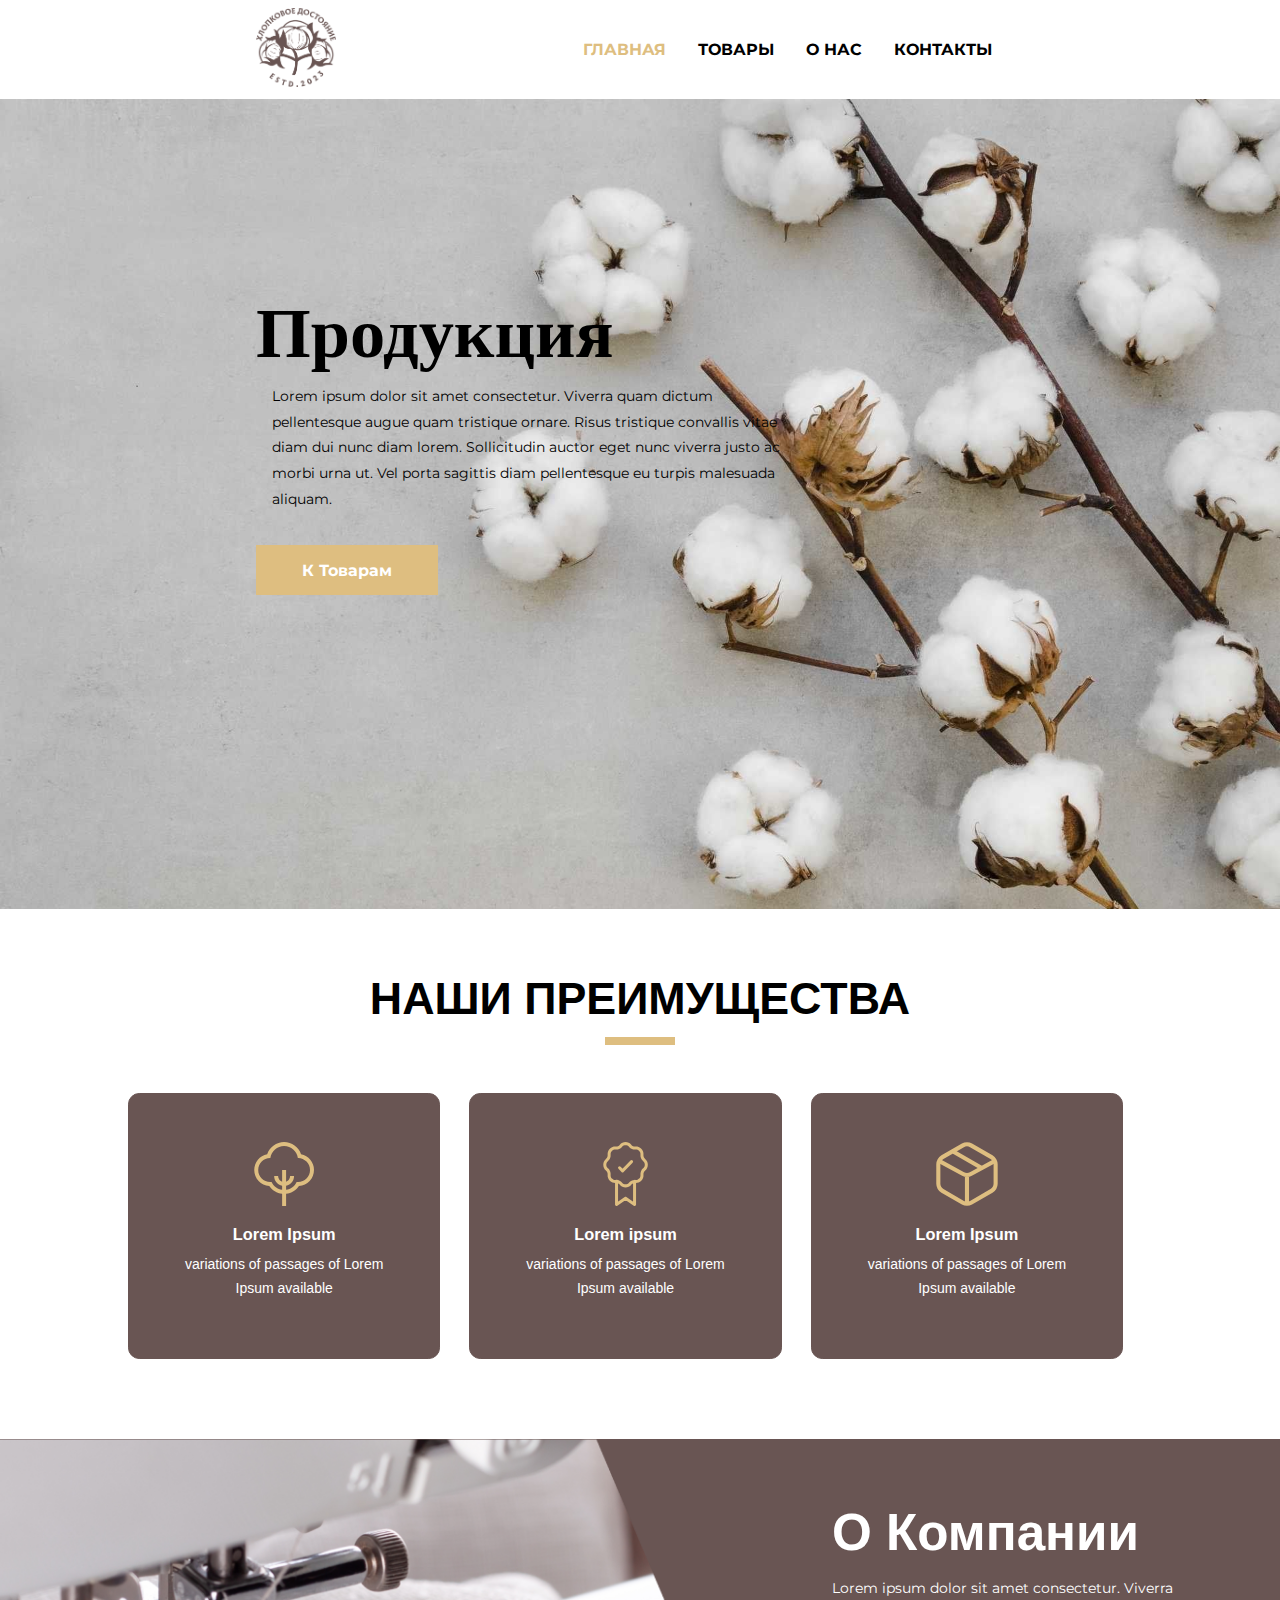
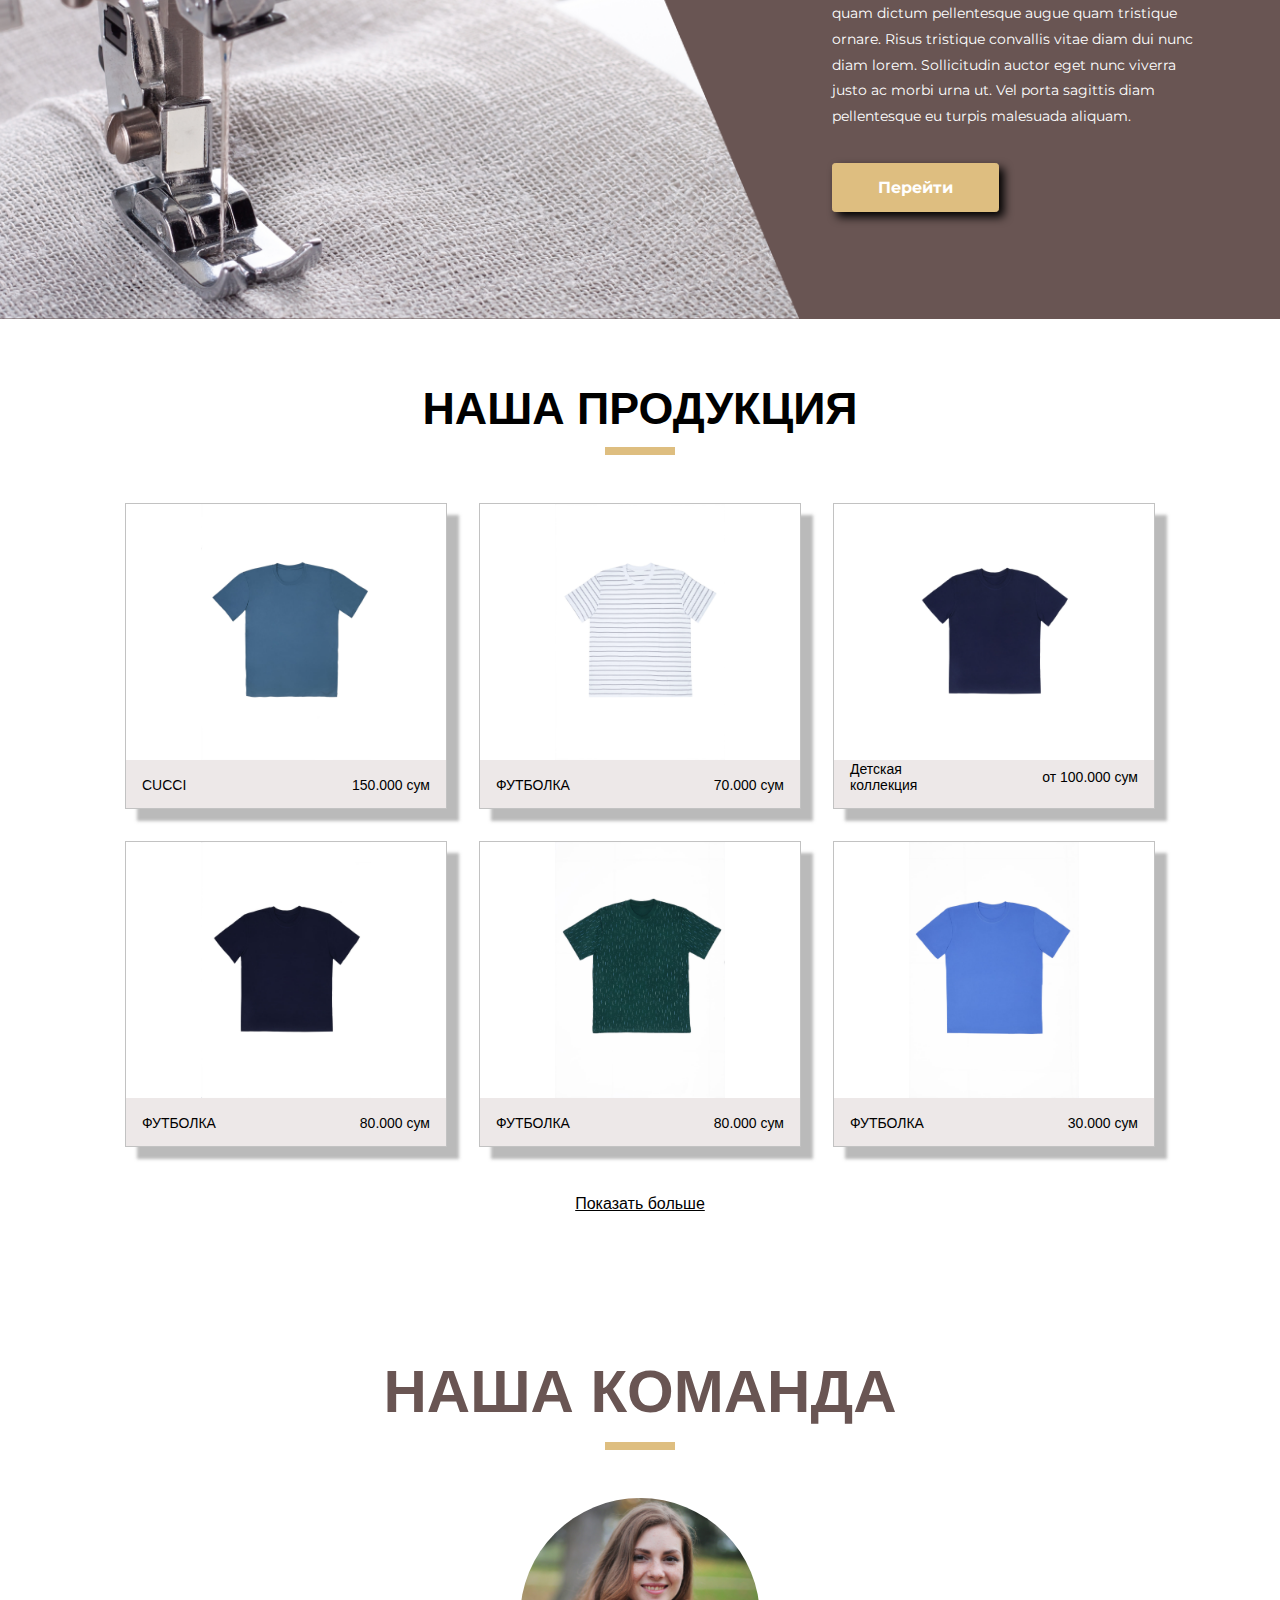
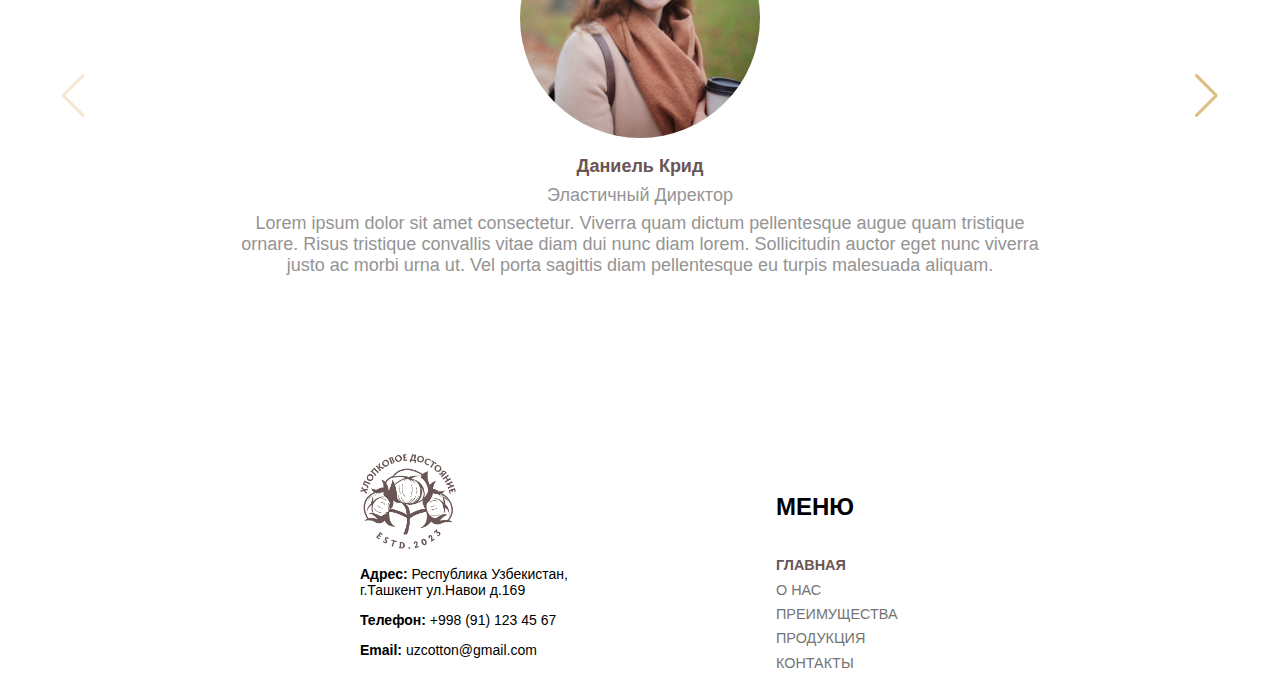
<file: index.html>
<!DOCTYPE html>
<html lang="en">
  <head>
    <meta charset="UTF-8" />
    <meta name="viewport" content="width=device-width, initial-scale=1.0" />
    <title>Хлопковое Достояние | Новая Версия</title>
    <link rel="stylesheet" href="css/fonts.css" />
    <link rel="icon" href="images/favicon.png" />
    <link
      rel="stylesheet"
      href="css/index.css
		"
    />
    <link rel="stylesheet" href="css/swiper.css" />
    <link
      rel="stylesheet"
      href="https://cdn.jsdelivr.net/npm/swiper@11/swiper-bundle.min.css"
    />
    <link rel="stylesheet" href="css/shop.css" />
  </head>
  <body>
    <!-- HEADER | NAVIGATION -->
    <header class="content-spacing">
      <div id="main" class="logo-container">
        <a href="index.html	">
          <img src="images/logo.png" class="logo" />
        </a>
      </div>
      <div class="hamburger">
        <div class="line"></div>
        <div class="line"></div>
        <div class="line"></div>
      </div>
      <nav class="nav-bar">
        <ul>
          <li>
            <a id="main-href" href="#"><span class="active">ГЛАВНАЯ</span></a>
          </li>
          <li><a href="shop.html">ТОВАРЫ</a></li>
          <li><a href="aboutus.html">О НАС</a></li>
          <li>
            <a href="contacts.html">КОНТАКТЫ</a>
          </li>
        </ul>
      </nav>
    </header>

    <!-- MAIN | BACKGROUND IMAGE -->
    <section class="sale-section">
      <div class="content-spacing">
        <div class="saleoff-container">
          <h1>Продукция</h1>
          <p>
            Lorem ipsum dolor sit amet consectetur. Viverra quam dictum
            pellentesque augue quam tristique ornare. Risus tristique convallis
            vitae diam dui nunc diam lorem. Sollicitudin auctor eget nunc
            viverra justo ac morbi urna ut. Vel porta sagittis diam pellentesque
            eu turpis malesuada aliquam.
          </p>
          <a href="#goods"><button>К Товарам</button></a>
        </div>
      </div>
    </section>

    <!-- SECTION 2 | ПРЕИМУЩЕСТВА | 3 ДИВА -->
    <section class="shopwithus" id="advantages">
      <h2 class="headers">
        <span style="font-weight: 600">НАШИ</span>
        <span style="font-weight: 700">ПРЕИМУЩЕСТВА</span>
      </h2>
      <div class="yellowline"></div>
      <div class="section2-flex content-spacing">
        <!-- 1 -->
        <div class="flex-container">
          <img src="images/Vectors/Cutton.svg" class="shopinfo" />
          <h3>Lorem Ipsum</h3>
          <p>
            variations of passages of Lorem <br />
            Ipsum available
          </p>
        </div>
        <!-- 2 -->
        <div class="flex-container">
          <img src="images/Vectors/Quality.svg" class="shopinfo" />
          <h3>Lorem ipsum</h3>
          <p>
            variations of passages of Lorem <br />
            Ipsum available
          </p>
        </div>
        <!-- 3 -->
        <div class="flex-container">
          <img src="images/Vectors/Box.svg" class="shopinfo" />
          <h3>Lorem Ipsum</h3>
          <p>
            variations of passages of Lorem <br />
            Ipsum available
          </p>
        </div>
      </div>
    </section>

    <!-- SECTION 3| ABOUT COMPANY -->
    <section class="section-three">
      <img
        src="images/shutterstock_2223733319 1.png"
        class="section-three-img"
      />
      <div class="arrivals">
        <h2>О Компании</h2>
        <p>
          Lorem ipsum dolor sit amet consectetur. Viverra <br />
          quam dictum pellentesque augue quam tristique <br />
          ornare. Risus tristique convallis vitae diam dui nunc <br />
          diam lorem. Sollicitudin auctor eget nunc viverra <br />
          justo ac morbi urna ut. Vel porta sagittis diam <br />
          pellentesque eu turpis malesuada aliquam.
        </p>
        <a href="aboutus.html"><button class="">Перейти</button></a>
      </div>
    </section>

    <!-- SECTION 4| PRODUCTS -->
    <section class="goods-section">
      <h2 id="goods" class="headers">
        <span style="font-weight: 600">НАША</span>
        <span style="font-weight: 700">ПРОДУКЦИЯ</span>
      </h2>
      <div class="content-spacing">
        <div class="yellowline"></div>
        <div class="goods-container-grid">
          <!-- new row -->
          <div class="item-container">
            <div class="img-centered">
              <img src="images/compressed/07.jpg" class="item-image" />
            </div>
            <div class="item-info">
              <p class="item-name">CUCCI</p>
              <p class="item-price">150.000 сум</p>
            </div>
          </div>
          <div class="item-container">
            <div class="img-centered">
              <img src="images/compressed/05.jpg" class="item-image" />
            </div>
            <div class="item-info">
              <p class="item-name">ФУТБОЛКА</p>
              <p class="item-price">70.000 сум</p>
            </div>
          </div>
          <div class="item-container">
            <div class="img-centered">
              <img src="images/compressed/01.jpg" class="item-image" />
            </div>
            <div class="item-info">
              <p class="item-name">
                Детская <br />
                коллекция
              </p>
              <p class="item-price">от 100.000 сум</p>
            </div>
          </div>
          <!-- new row -->
          <div class="item-container">
            <div class="img-centered">
              <img src="images/compressed/02.jpg" class="item-image" />
            </div>
            <div class="item-info">
              <p class="item-name">ФУТБОЛКА</p>
              <p class="item-price">80.000 сум</p>
            </div>
          </div>
          <div class="item-container">
            <div class="img-centered">
              <img src="images/compressed/03.jpg" class="item-image" />
            </div>
            <div class="item-info">
              <p class="item-name">ФУТБОЛКА</p>
              <p class="item-price">80.000 сум</p>
            </div>
          </div>
          <div class="item-container">
            <div class="img-centered">
              <img src="images/compressed/04.jpg" class="item-image" />
            </div>
            <div class="item-info">
              <p class="item-name">ФУТБОЛКА</p>
              <p class="item-price">30.000 сум</p>
            </div>
          </div>
        </div>
        <a href="shop.html" class="show-more">Показать больше</a>
      </div>
    </section>

    <!-- SECTION 5 | TEAM -->
    <section class="team-section">
      <h1>НАША КОМАНДА</h1>
      <div class="yellowline"></div>
      <!-- Swiper -->
      <div class="swiper mySwiper">
        <div class="swiper-wrapper">
          <div class="swiper-slide">
            <img src="images/Team/photo1.jpg" />
            <p class="member-name">Даниель Крид</p>
            <p class="member-position">Эластичный Директор</p>

            <p class="description">
              Lorem ipsum dolor sit amet consectetur. Viverra quam dictum
              pellentesque augue quam tristique <br />
              ornare. Risus tristique convallis vitae diam dui nunc diam lorem.
              Sollicitudin auctor eget nunc viverra <br />
              justo ac morbi urna ut. Vel porta sagittis diam pellentesque eu
              turpis malesuada aliquam.
            </p>
          </div>
          <div class="swiper-slide">
            <img src="images/Team/photo2.jpg" />
            <p class="member-name">Даниель Крид</p>
            <p class="member-position">Эластичный Директор</p>

            <p class="description">
              Lorem ipsum dolor sit amet consectetur. Viverra quam dictum
              pellentesque augue quam tristique <br />
              ornare. Risus tristique convallis vitae diam dui nunc diam lorem.
              Sollicitudin auctor eget nunc viverra <br />
              justo ac morbi urna ut. Vel porta sagittis diam pellentesque eu
              turpis malesuada aliquam.
            </p>
          </div>
          <div class="swiper-slide">
            <img src="images/Team/photo3.jpg" />
            <p class="member-name">Даниель Крид</p>
            <p class="member-position">Эластичный Директор</p>

            <p class="description">
              Lorem ipsum dolor sit amet consectetur. Viverra quam dictum
              pellentesque augue quam tristique <br />
              ornare. Risus tristique convallis vitae diam dui nunc diam lorem.
              Sollicitudin auctor eget nunc viverra <br />
              justo ac morbi urna ut. Vel porta sagittis diam pellentesque eu
              turpis malesuada aliquam.
            </p>
          </div>
          <div class="swiper-slide">
            <img src="images/Team/photo4.jpg" />
            <p class="member-name">Даниель Крид</p>
            <p class="member-position">Эластичный Директор</p>

            <p class="description">
              Lorem ipsum dolor sit amet consectetur. Viverra quam dictum
              pellentesque augue quam tristique <br />
              ornare. Risus tristique convallis vitae diam dui nunc diam lorem.
              Sollicitudin auctor eget nunc viverra <br />
              justo ac morbi urna ut. Vel porta sagittis diam pellentesque eu
              turpis malesuada aliquam.
            </p>
          </div>
          <div class="swiper-slide">
            <img src="images/Team/photo1.jpg" />
            <p class="member-name">Даниель Крид</p>
            <p class="member-position">Эластичный Директор</p>

            <p class="description">
              Lorem ipsum dolor sit amet consectetur. Viverra quam dictum
              pellentesque augue quam tristique <br />
              ornare. Risus tristique convallis vitae diam dui nunc diam lorem.
              Sollicitudin auctor eget nunc viverra <br />
              justo ac morbi urna ut. Vel porta sagittis diam pellentesque eu
              turpis malesuada aliquam.
            </p>
          </div>
          <div class="swiper-slide">
            <img src="images/Team/photo5.jpg" />
            <p class="member-name">Даниель Крид</p>
            <p class="member-position">Эластичный Директор</p>

            <p class="description">
              Lorem ipsum dolor sit amet consectetur. Viverra quam dictum
              pellentesque augue quam tristique <br />
              ornare. Risus tristique convallis vitae diam dui nunc diam lorem.
              Sollicitudin auctor eget nunc viverra <br />
              justo ac morbi urna ut. Vel porta sagittis diam pellentesque eu
              turpis malesuada aliquam.
            </p>
          </div>
          <div class="swiper-slide">
            <img src="images/Team/photo6.jpg" />
            <p class="member-name">Даниель Крид</p>
            <p class="member-position">Эластичный Директор</p>

            <p class="description">
              Lorem ipsum dolor sit amet consectetur. Viverra quam dictum
              pellentesque augue quam tristique <br />
              ornare. Risus tristique convallis vitae diam dui nunc diam lorem.
              Sollicitudin auctor eget nunc viverra <br />
              justo ac morbi urna ut. Vel porta sagittis diam pellentesque eu
              turpis malesuada aliquam.
            </p>
          </div>
          <div class="swiper-slide">
            <img src="images/Team/photo6.jpg" />
            <p class="member-name">Даниель Крид</p>
            <p class="member-position">Эластичный Директор</p>

            <p class="description">
              Lorem ipsum dolor sit amet consectetur. Viverra quam dictum
              pellentesque augue quam tristique <br />
              ornare. Risus tristique convallis vitae diam dui nunc diam lorem.
              Sollicitudin auctor eget nunc viverra <br />
              justo ac morbi urna ut. Vel porta sagittis diam pellentesque eu
              turpis malesuada aliquam.
            </p>
          </div>
          <div class="swiper-slide">
            <img src="images/Team/photo6.jpg" />
            <p class="member-name">Даниель Крид</p>
            <p class="member-position">Эластичный Директор</p>

            <p class="description">
              Lorem ipsum dolor sit amet consectetur. Viverra quam dictum
              pellentesque augue quam tristique <br />
              ornare. Risus tristique convallis vitae diam dui nunc diam lorem.
              Sollicitudin auctor eget nunc viverra <br />
              justo ac morbi urna ut. Vel porta sagittis diam pellentesque eu
              turpis malesuada aliquam.
            </p>
          </div>
        </div>
        <div class="swiper-button-next"></div>
        <div class="swiper-button-prev"></div>
      </div>
    </section>

    <!-- FOOTER SECTION -->
    <footer id="footer">
      <!-- Left -->
      <div class="footer-left-section">
        <img src="images/logo.png" class="footer-logo" />
        <p class="company-details">
          <span class="bold-txt">Адрес:</span>
          <a
            href="https://yandex.uz/maps/10337/nukus/house/YUAYcAZiTkwCQFpofXh0cnRhbQ==/?ll=59.612604%2C42.453624&z=17.17"
            target="_blank"
            >Республика Узбекистан,<br />
            г.Ташкент ул.Навои д.169</a
          >
        </p>
        <p><span class="bold-txt">Телефон:</span> +998 (91) 123 45 67</p>
        <p>
          <span class="bold-txt">Email:</span
          ><a href="https://mail.google.com/mail/u/0/#inbox" target="_blank">
            uzcotton@gmail.com</a
          >
        </p>
      </div>
      <!-- Right -->
      <div class="footer-right-section">
        <h1>МЕНЮ</h1>
        <p>
          <a href="#main"
            ><span style="color: #695553; font-weight: 700">ГЛАВНАЯ</span></a
          >
        </p>
        <p><a href="aboutus.html">О НАС</a></p>
        <p><a href="#advantages">ПРЕИМУЩЕСТВА</a></p>
        <p><a href="shop.html">ПРОДУКЦИЯ</a></p>
        <p><a href="contacts.html">КОНТАКТЫ</a></p>
      </div>
    </footer>

    <script src="https://cdn.jsdelivr.net/npm/swiper@11/swiper-bundle.min.js"></script>
    <script>
      var swiper = new Swiper(".mySwiper", {
        navigation: {
          nextEl: ".swiper-button-next",
          prevEl: ".swiper-button-prev",
        },
      });
    </script>
    <script src="css/navigation.js"></script>
  </body>
</html>
</file>
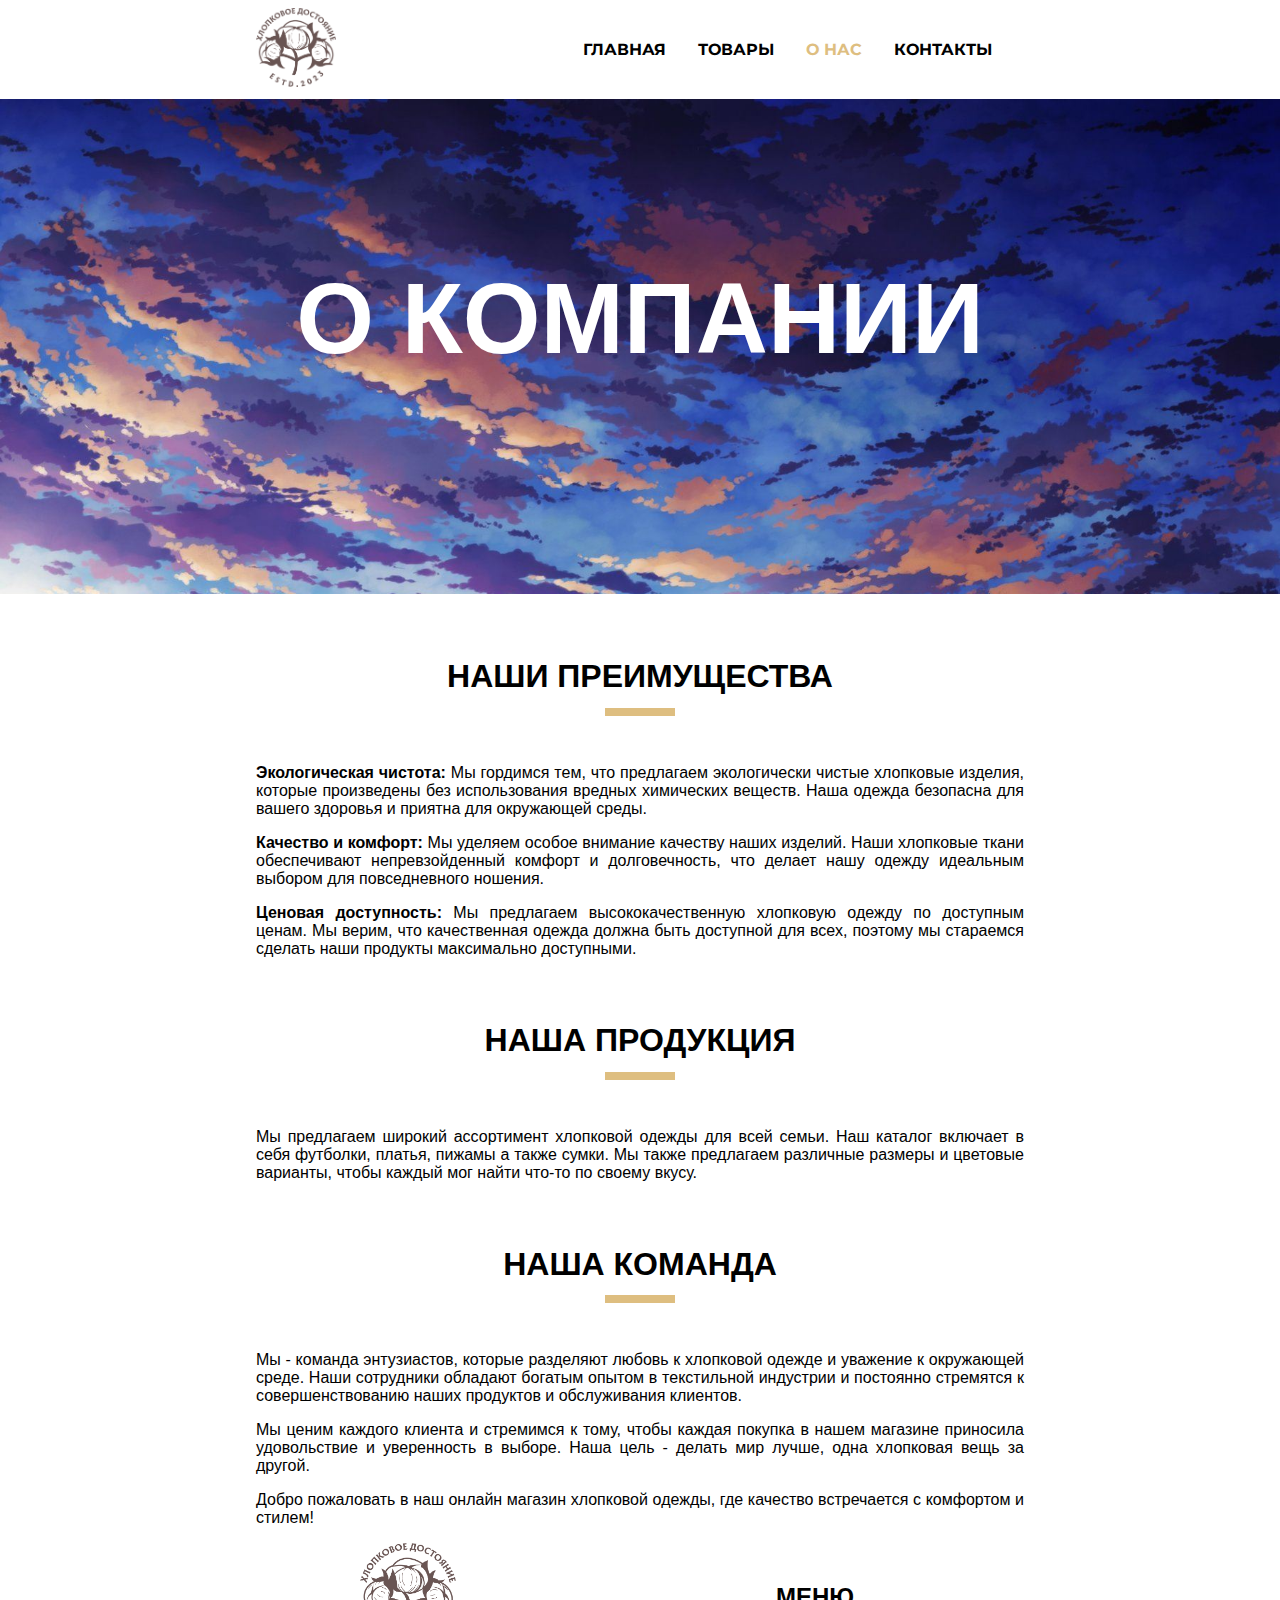
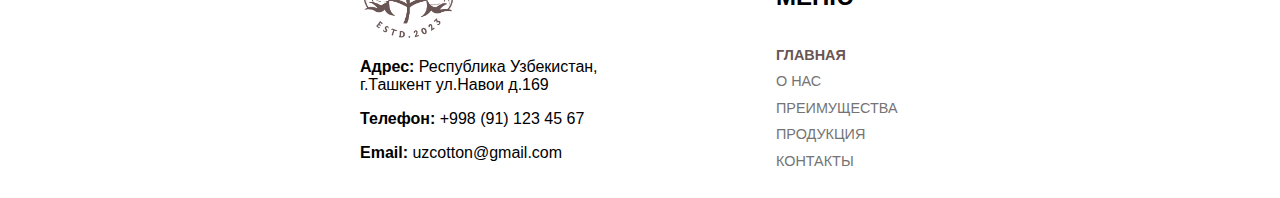
<file: aboutus.html>
<!DOCTYPE html>
<html lang="en">
  <head>
    <meta charset="UTF-8" />
    <meta name="viewport" content="width=device-width, initial-scale=1.0" />
    <title>Document</title>
    <link rel="stylesheet" href="css/fonts.css" />
    <link rel="stylesheet" href="css/aboutus.css" />
    <link rel="stylesheet" href="css/index.css" />
    <link rel="stylesheet" href="css/shop.css" />
  </head>
  <body>
    <!-- HEADER | NAVIGATION -->
    <header class="content-spacing">
      <div id="main" class="logo-container">
        <a href="index.html	">
          <img src="images/logo.png" class="logo" />
        </a>
      </div>
      <div class="hamburger">
        <div class="line"></div>
        <div class="line"></div>
        <div class="line"></div>
      </div>
      <nav class="nav-bar">
        <ul>
          <li><a href="index.html">ГЛАВНАЯ</a></li>
          <li><a href="shop.html">ТОВАРЫ</a></li>
          <li>
            <a id="main-href" href="aboutus.html"
              ><span class="active">О НАС</span></a
            >
          </li>
          <li>
            <a href="contacts.html">КОНТАКТЫ</a>
          </li>
        </ul>
      </nav>
    </header>
    <!-- MAIN | BACKGROUND IMAGE -->
    <section class="backimg-section">
      <h1 class="aboutus-h1">О КОМПАНИИ</h1>
    </section>

    <h2 class="headerss">
      <span style="font-weight: 600">НАШИ <br />ПРЕИМУЩЕСТВА</span>
    </h2>
    <div class="yellowline"></div>
    <section class="aboutus">
      <div class="content-spacing">
        <p>
          <span class="bold">Экологическая чистота:</span> Мы гордимся тем, что
          предлагаем экологически чистые хлопковые изделия, которые произведены
          без использования вредных химических веществ. Наша одежда безопасна
          для вашего здоровья и приятна для окружающей среды.
        </p>
        <p>
          <span class="bold">Качество и комфорт:</span> Мы уделяем особое
          внимание качеству наших изделий. Наши хлопковые ткани обеспечивают
          непревзойденный комфорт и долговечность, что делает нашу одежду
          идеальным выбором для повседневного ношения.
        </p>

        <p>
          <span class="bold">Ценовая доступность:</span> Мы предлагаем
          высококачественную хлопковую одежду по доступным ценам. Мы верим, что
          качественная одежда должна быть доступной для всех, поэтому мы
          стараемся сделать наши продукты максимально доступными.
        </p>
        <h2 class="headerss">
          <span style="font-weight: 600"
            >НАША <br />
            ПРОДУКЦИЯ</span
          >
        </h2>
        <div class="yellowline"></div>

        <p>
          Мы предлагаем широкий ассортимент хлопковой одежды для всей семьи. Наш
          каталог включает в себя футболки, платья, пижамы а также сумки. Мы
          также предлагаем различные размеры и цветовые варианты, чтобы каждый
          мог найти что-то по своему вкусу.
        </p>

        <h2 class="headerss">
          <span style="font-weight: 600"
            >НАША <br />
            КОМАНДА</span
          >
        </h2>
        <div class="yellowline"></div>
        <p>
          Мы - команда энтузиастов, которые разделяют любовь к хлопковой одежде
          и уважение к окружающей среде. Наши сотрудники обладают богатым опытом
          в текстильной индустрии и постоянно стремятся к совершенствованию
          наших продуктов и обслуживания клиентов.
        </p>
        <p>
          Мы ценим каждого клиента и стремимся к тому, чтобы каждая покупка в
          нашем магазине приносила удовольствие и уверенность в выборе. Наша
          цель - делать мир лучше, одна хлопковая вещь за другой.
        </p>
        <p>
          Добро пожаловать в наш онлайн магазин хлопковой одежды, где качество
          встречается с комфортом и стилем!
        </p>
      </div>
    </section>
    <!-- FOOTER SECTION -->
    <footer id="footer">
      <!-- Left -->
      <div class="footer-left-section">
        <img src="images/logo.png" class="footer-logo" />
        <p class="company-details">
          <span class="bold-txt">Адрес:</span>
          <a
            href="https://yandex.uz/maps/10337/nukus/house/YUAYcAZiTkwCQFpofXh0cnRhbQ==/?ll=59.612604%2C42.453624&z=17.17"
            target="_blank"
            >Республика Узбекистан,<br />
            г.Ташкент ул.Навои д.169</a
          >
        </p>
        <p><span class="bold-txt">Телефон:</span> +998 (91) 123 45 67</p>
        <p>
          <span class="bold-txt">Email:</span
          ><a href="https://mail.google.com/mail/u/0/#inbox" target="_blank">
            uzcotton@gmail.com</a
          >
        </p>
      </div>
      <!-- Right -->
      <div class="footer-right-section">
        <h1>МЕНЮ</h1>
        <p>
          <a href="#main"
            ><span style="color: #695553; font-weight: 700">ГЛАВНАЯ</span></a
          >
        </p>
        <p><a href="#">О НАС</a></p>
        <p><a href="#advantages">ПРЕИМУЩЕСТВА</a></p>
        <p><a href="#goods">ПРОДУКЦИЯ</a></p>
        <p><a href="contacts.html">КОНТАКТЫ</a></p>
      </div>
    </footer>
    <script src="css/navigation.js"></script>
  </body>
</html>
</file>
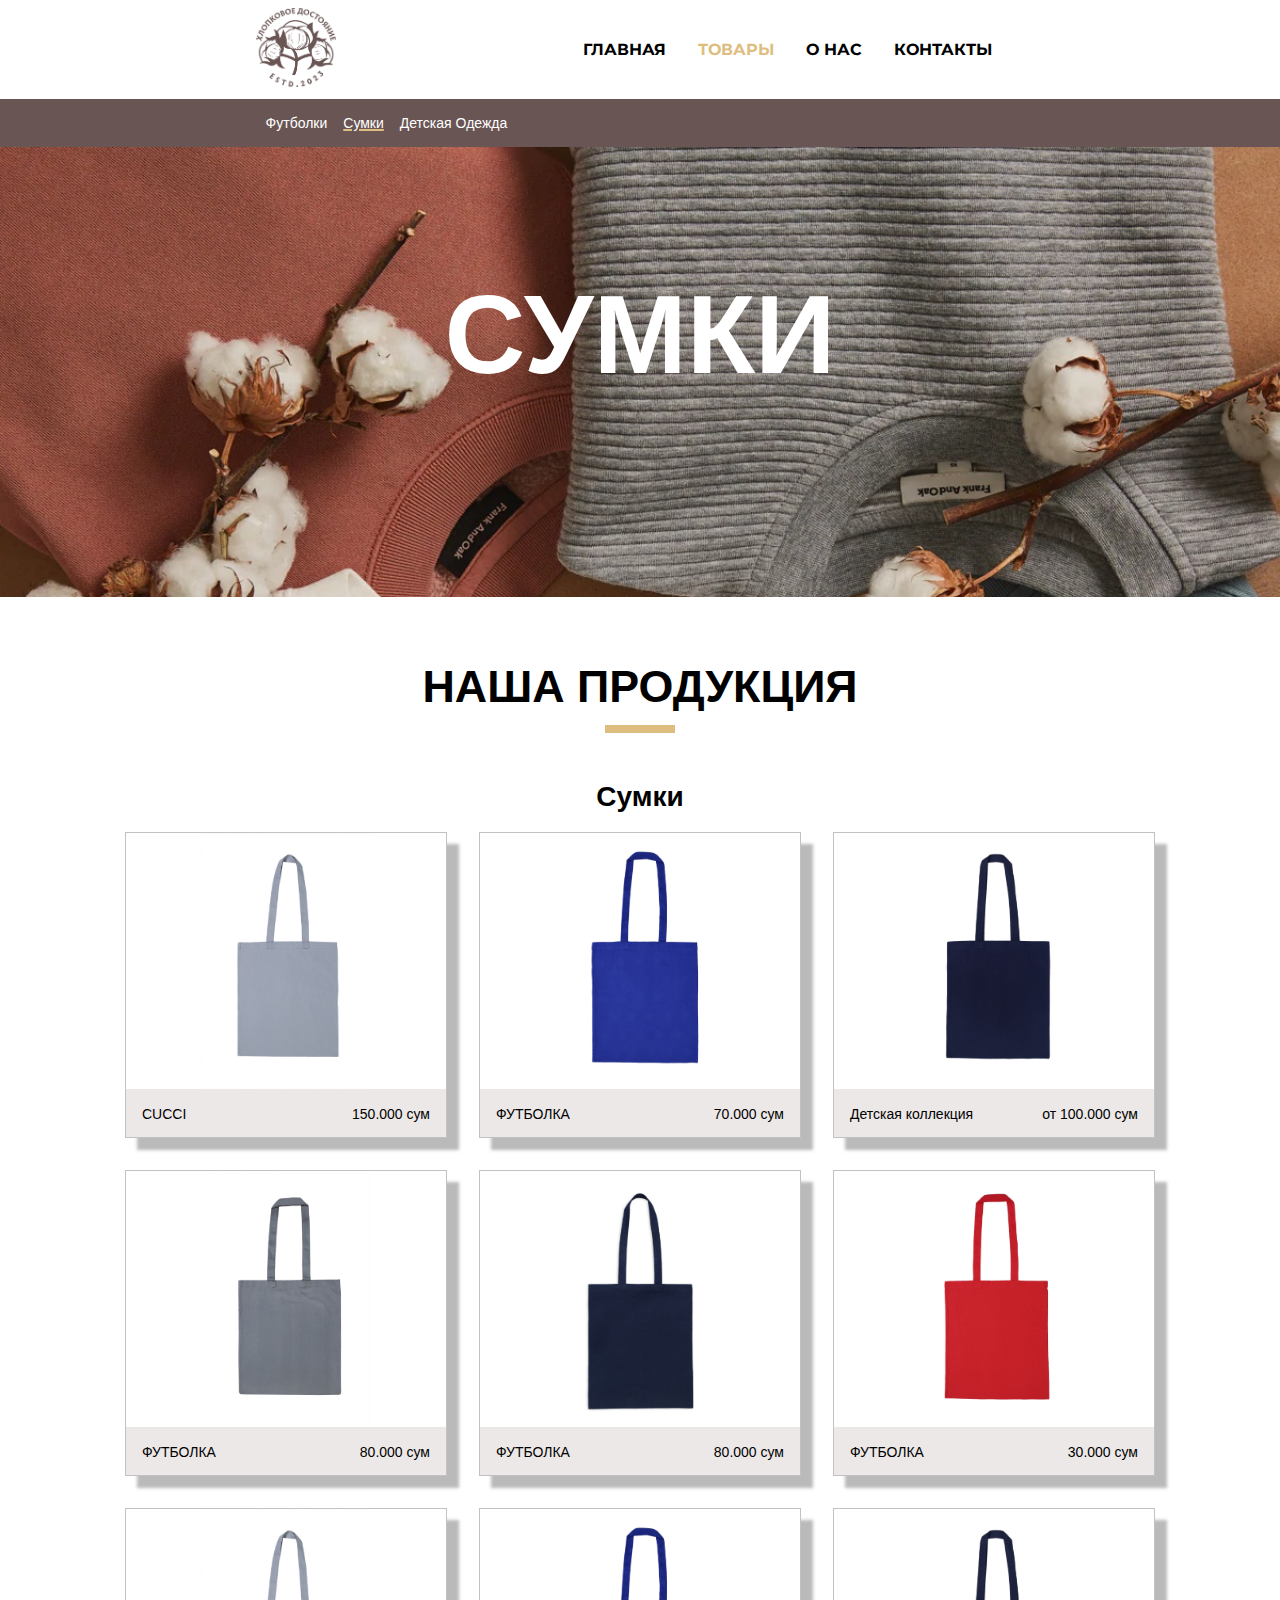
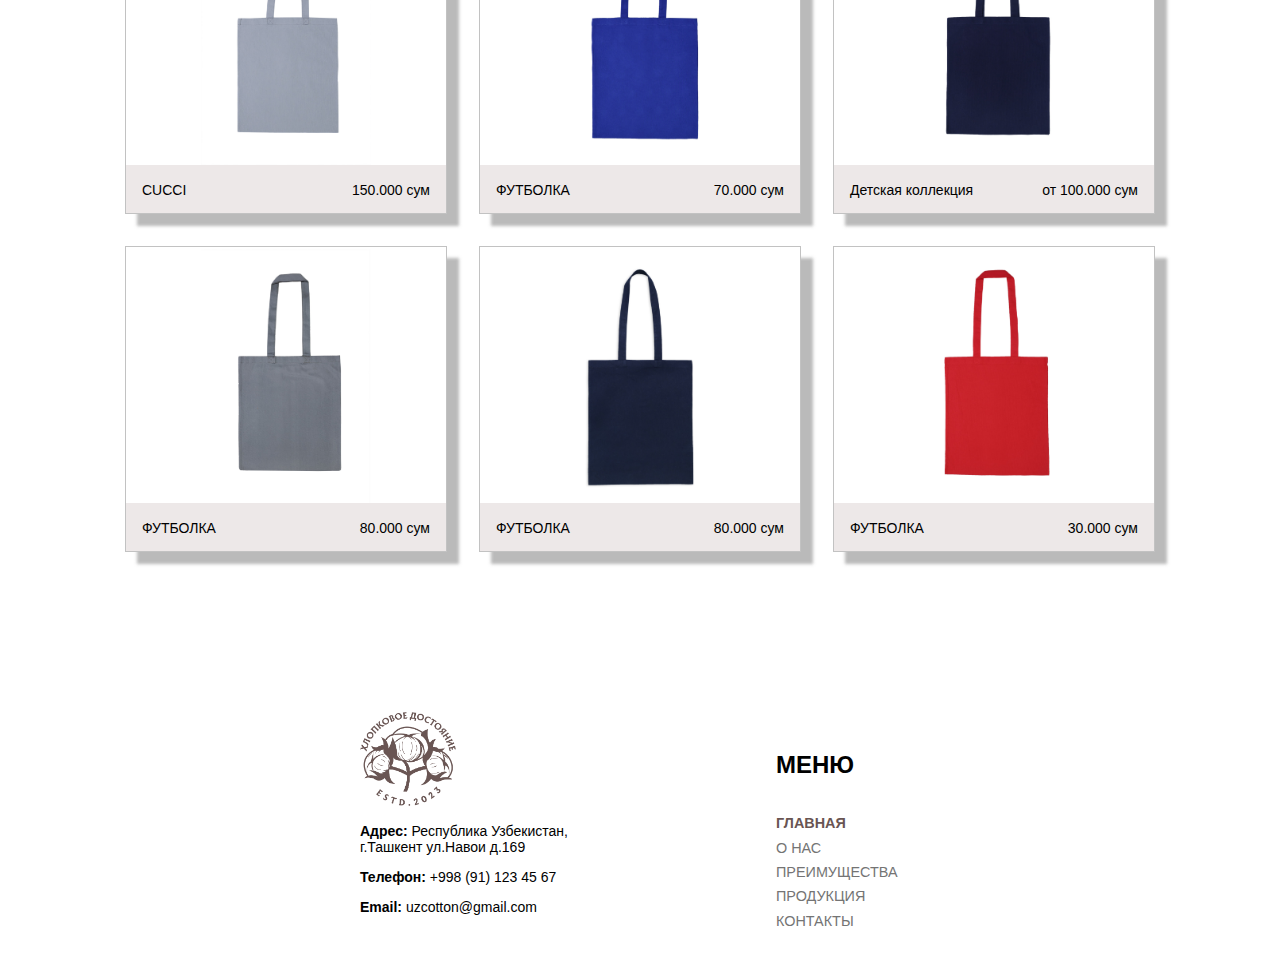
<file: bags.html>
<!DOCTYPE html>
<html lang="en">
  <head>
    <meta charset="UTF-8" />
    <meta name="viewport" content="width=device-width, initial-scale=1.0" />
    <title>Хлопковое Достояние | Новая Версия</title>
    <link rel="stylesheet" href="css/fonts.css" />
    <link rel="icon" href="images/favicon.png" />
    <link
      rel="stylesheet"
      href="css/index.css
		"
    />
    <link rel="stylesheet" href="css/bags.css" />
    <link rel="stylesheet" href="css/shop.css" />
    <link rel="stylesheet" href="css/swiper.css" />
    <link
      rel="stylesheet"
      href="https://cdn.jsdelivr.net/npm/swiper@11/swiper-bundle.min.css"
    />
  </head>
  <body>
    <!-- HEADER | NAVIGATION -->
    <header class="content-spacing">
      <div id="main" class="logo-container">
        <a href="index.html	">
          <img src="images/logo.png" class="logo" />
        </a>
      </div>
      <div class="hamburger">
        <div class="line"></div>
        <div class="line"></div>
        <div class="line"></div>
      </div>
      <nav class="nav-bar">
        <ul>
          <li><a href="index.html">ГЛАВНАЯ</a></li>
          <li>
            <a id="main-href" href="shop.html"
              ><span class="active">ТОВАРЫ</span></a
            >
          </li>
          <li><a href="aboutus.html">О НАС</a></li>
          <li>
            <a href="contacts.html">КОНТАКТЫ</a>
          </li>
        </ul>
      </nav>
    </header>
    <div class="sub-header">
      <ul class="content-spacing">
        <li><a href="shirt.html">Футболки</a></li>
        <li>
          <a href="bags.html"><span class="active-category">Сумки</span></a>
        </li>
        <li><a href="forkids.html">Детская Одежда</a></li>
      </ul>
    </div>

    <!-- MAIN | BACKGROUND IMAGE -->
    <section class="shop-section-bags">
      <div class="content-spacing">
        <div class="saleoff-shop-container-bags">
          <h1>СУМКИ</h1>
        </div>
      </div>
    </section>

    <!-- ТОВАРЫ -->
    <section class="goods-section">
      <div class="content-spacing">
        <h2 id="goods" class="headers">
          <span style="font-weight: 600">НАША</span>
          <span style="font-weight: 700">ПРОДУКЦИЯ</span>
        </h2>
        <div class="yellowline"></div>
        <!--  -->
        <h1 style="text-align: center">Сумки</h1>
        <!--  -->
        <div class="goods-container-grid">
          <!-- new row -->
          <div class="item-container">
            <div class="img-centered">
              <img src="images/compressed/bags/10.jpg" class="item-image" />
            </div>
            <div class="item-info">
              <p class="item-name">CUCCI</p>
              <p class="item-price">150.000 сум</p>
            </div>
          </div>
          <div class="item-container">
            <div class="img-centered">
              <img src="images/compressed/bags/14.jpg" class="item-image" />
            </div>
            <div class="item-info">
              <p class="item-name">ФУТБОЛКА</p>
              <p class="item-price">70.000 сум</p>
            </div>
          </div>
          <div class="item-container">
            <div class="img-centered">
              <img src="images/compressed//bags/13.jpg" class="item-image" />
            </div>
            <div class="item-info">
              <p class="item-name">
                Детская <br />
                коллекция
              </p>
              <p class="item-price">от 100.000 сум</p>
            </div>
          </div>
          <!-- new row -->
          <div class="item-container">
            <div class="img-centered">
              <img src="images/compressed/bags/11.jpg" class="item-image" />
            </div>
            <div class="item-info">
              <p class="item-name">ФУТБОЛКА</p>
              <p class="item-price">80.000 сум</p>
            </div>
          </div>
          <div class="item-container">
            <div class="img-centered">
              <img src="images/compressed/bags/12.jpg" class="item-image" />
            </div>
            <div class="item-info">
              <p class="item-name">ФУТБОЛКА</p>
              <p class="item-price">80.000 сум</p>
            </div>
          </div>
          <div class="item-container">
            <div class="img-centered">
              <img src="images/compressed/bags/15.jpg" class="item-image" />
            </div>
            <div class="item-info">
              <p class="item-name">ФУТБОЛКА</p>
              <p class="item-price">30.000 сум</p>
            </div>
          </div>
        </div>

        <!-- New Category -->

        <div class="goods-container-grid">
          <!-- new row -->
          <div class="item-container">
            <div class="img-centered">
              <img src="images/compressed/bags/10.jpg" class="item-image" />
            </div>
            <div class="item-info">
              <p class="item-name">CUCCI</p>
              <p class="item-price">150.000 сум</p>
            </div>
          </div>
          <div class="item-container">
            <div class="img-centered">
              <img src="images/compressed/bags/14.jpg" class="item-image" />
            </div>
            <div class="item-info">
              <p class="item-name">ФУТБОЛКА</p>
              <p class="item-price">70.000 сум</p>
            </div>
          </div>
          <div class="item-container">
            <div class="img-centered">
              <img src="images/compressed//bags/13.jpg" class="item-image" />
            </div>
            <div class="item-info">
              <p class="item-name">
                Детская <br />
                коллекция
              </p>
              <p class="item-price">от 100.000 сум</p>
            </div>
          </div>
          <!-- new row -->
          <div class="item-container">
            <div class="img-centered">
              <img src="images/compressed/bags/11.jpg" class="item-image" />
            </div>
            <div class="item-info">
              <p class="item-name">ФУТБОЛКА</p>
              <p class="item-price">80.000 сум</p>
            </div>
          </div>
          <div class="item-container">
            <div class="img-centered">
              <img src="images/compressed/bags/12.jpg" class="item-image" />
            </div>
            <div class="item-info">
              <p class="item-name">ФУТБОЛКА</p>
              <p class="item-price">80.000 сум</p>
            </div>
          </div>
          <div class="item-container">
            <div class="img-centered">
              <img src="images/compressed/bags/15.jpg" class="item-image" />
            </div>
            <div class="item-info">
              <p class="item-name">ФУТБОЛКА</p>
              <p class="item-price">30.000 сум</p>
            </div>
          </div>
          <!-- end -->
        </div>
      </div>
    </section>
    <!-- FOOTER SECTION -->
    <footer id="footer">
      <!-- Left -->
      <div class="footer-left-section">
        <img src="images/logo.png" class="footer-logo" />
        <p class="company-details">
          <span class="bold-txt">Адрес:</span>
          <a
            href="https://yandex.uz/maps/10337/nukus/house/YUAYcAZiTkwCQFpofXh0cnRhbQ==/?ll=59.612604%2C42.453624&z=17.17"
            target="_blank"
            >Республика Узбекистан,<br />
            г.Ташкент ул.Навои д.169</a
          >
        </p>
        <p><span class="bold-txt">Телефон:</span> +998 (91) 123 45 67</p>
        <p>
          <span class="bold-txt">Email:</span
          ><a href="https://mail.google.com/mail/u/0/#inbox" target="_blank">
            uzcotton@gmail.com</a
          >
        </p>
      </div>
      <!-- Right -->
      <div class="footer-right-section">
        <h1>МЕНЮ</h1>
        <p>
          <a href="#main"
            ><span style="color: #695553; font-weight: 700">ГЛАВНАЯ</span></a
          >
        </p>
        <p><a href="aboutus.html">О НАС</a></p>
        <p><a href="index.html">ПРЕИМУЩЕСТВА</a></p>
        <p><a href="shop.html">ПРОДУКЦИЯ</a></p>
        <p><a href="contacts.html">КОНТАКТЫ</a></p>
      </div>
    </footer>
    <script src="css/navigation.js"></script>
  </body>
</html>
</file>
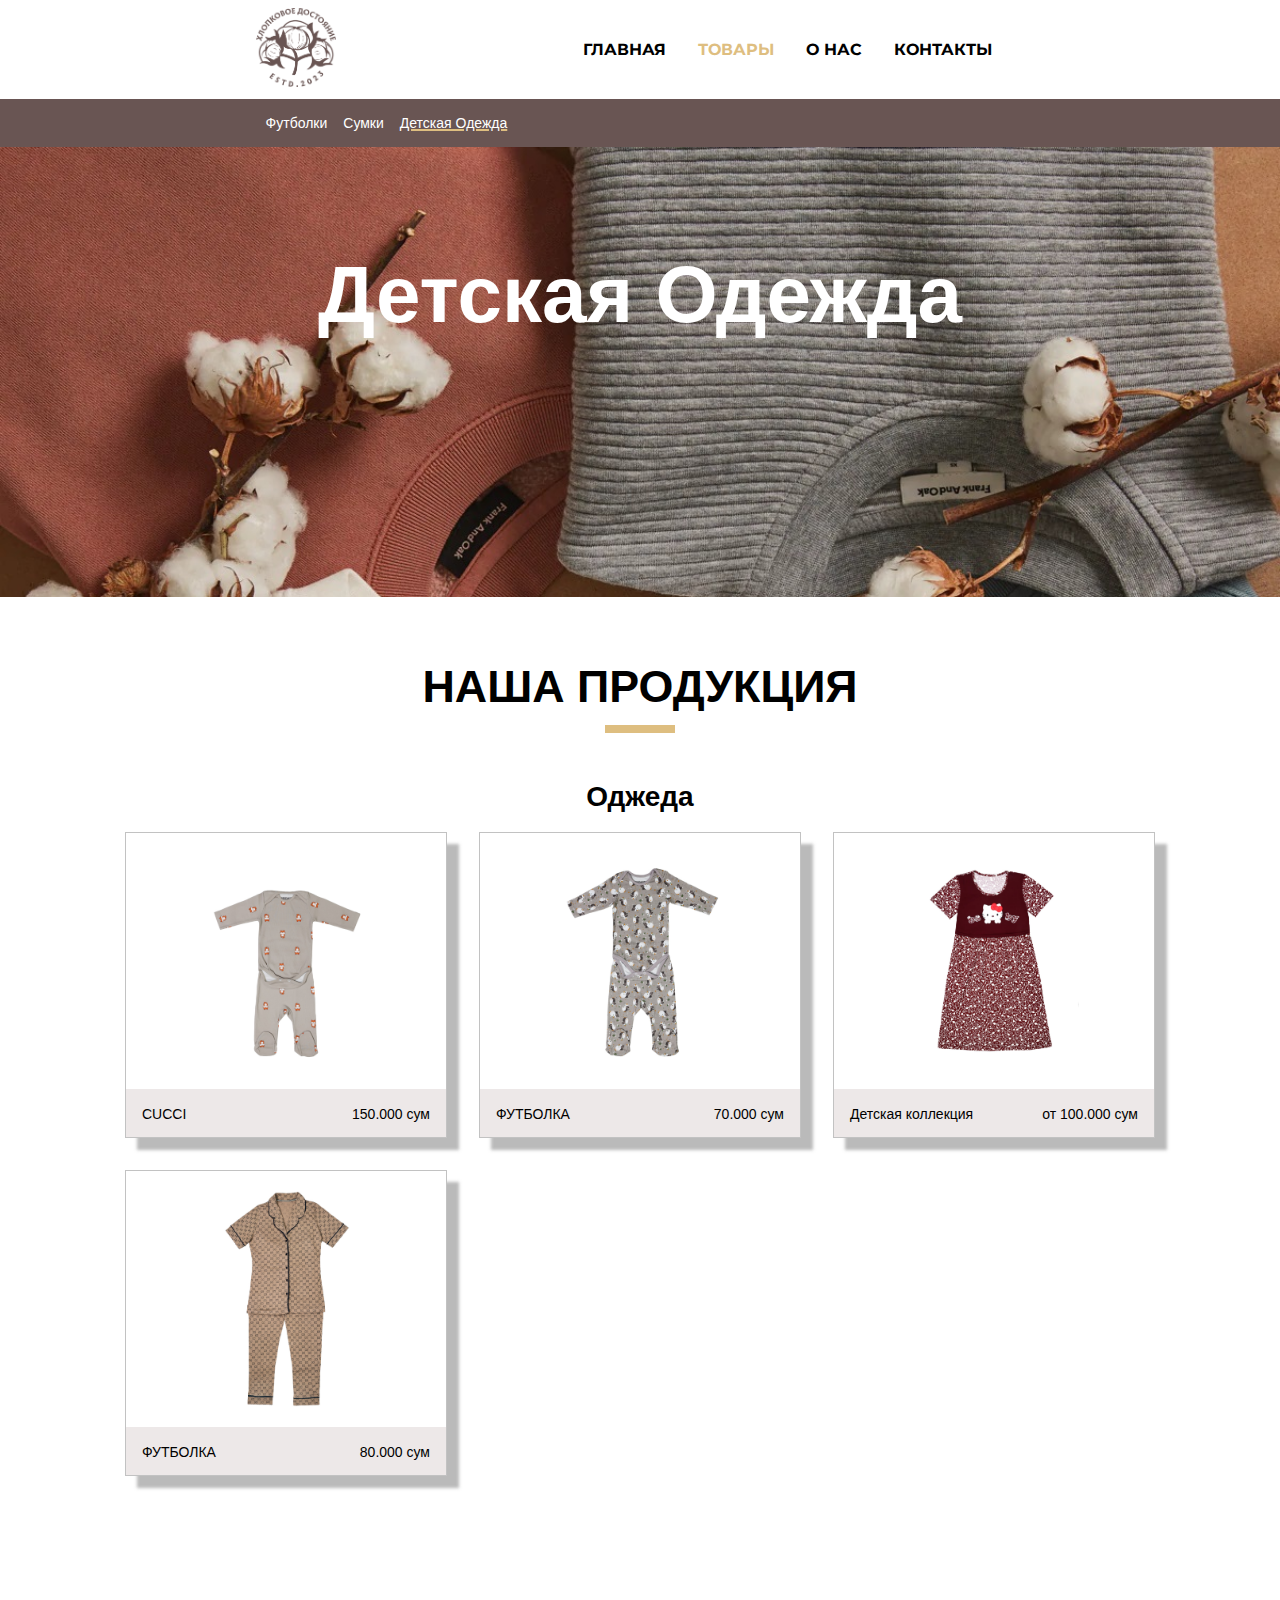
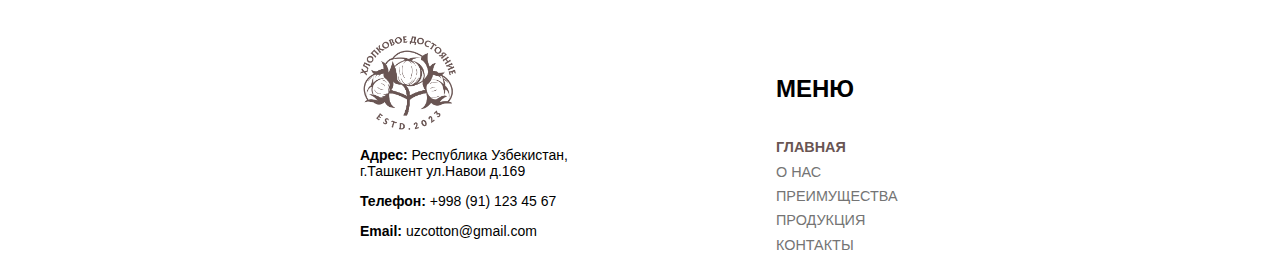
<file: forkids.html>
<!DOCTYPE html>
<html lang="en">
  <head>
    <meta charset="UTF-8" />
    <meta name="viewport" content="width=device-width, initial-scale=1.0" />
    <title>Хлопковое Достояние | Новая Версия</title>
    <link rel="stylesheet" href="css/fonts.css" />
    <link rel="icon" href="images/favicon.png" />
    <link
      rel="stylesheet"
      href="css/index.css
		"
    />
    <link rel="stylesheet" href="css/bags.css" />
    <link rel="stylesheet" href="css/shop.css" />
    <link rel="stylesheet" href="css/swiper.css" />
    <link
      rel="stylesheet"
      href="https://cdn.jsdelivr.net/npm/swiper@11/swiper-bundle.min.css"
    />
  </head>
  <body>
    <!-- HEADER | NAVIGATION -->
    <header class="content-spacing">
      <div id="main" class="logo-container">
        <a href="index.html	">
          <img src="images/logo.png" class="logo" />
        </a>
      </div>
      <div class="hamburger">
        <div class="line"></div>
        <div class="line"></div>
        <div class="line"></div>
      </div>
      <nav class="nav-bar">
        <ul>
          <li><a href="index.html">ГЛАВНАЯ</a></li>
          <li>
            <a id="main-href" href="shop.html"
              ><span class="active">ТОВАРЫ</span></a
            >
          </li>
          <li><a href="aboutus.html">О НАС</a></li>
          <li>
            <a href="contacts.html">КОНТАКТЫ</a>
          </li>
        </ul>
      </nav>
    </header>
    <div class="sub-header">
      <ul class="content-spacing">
        <li><a href="bags.html">Футболки</a></li>
        <li><a href="forkids.html">Сумки</a></li>
        <li>
          <a href="shirt.html"
            ><span class="active-category">Детская Одежда</span></a
          >
        </li>
      </ul>
    </div>

    <!-- MAIN | BACKGROUND IMAGE -->
    <section class="shop-section-forkids">
      <div class="content-spacing">
        <div class="saleoff-shop-container-forkids">
          <h1>
            Детская <br />
            Одежда
          </h1>
        </div>
      </div>
    </section>

    <!-- ТОВАРЫ -->
    <section class="goods-section">
      <div class="content-spacing">
        <h2 id="goods" class="headers">
          <span style="font-weight: 600">НАША</span>
          <span style="font-weight: 700">ПРОДУКЦИЯ</span>
        </h2>
        <div class="yellowline"></div>
        <!--  -->
        <h1 style="text-align: center">Оджеда</h1>
        <!--  -->
        <div class="goods-container-grid">
          <!-- new row -->
          <div class="item-container">
            <div class="img-centered">
              <img src="images/compressed/forKids/01.jpg" class="item-image" />
            </div>
            <div class="item-info">
              <p class="item-name">CUCCI</p>
              <p class="item-price">150.000 сум</p>
            </div>
          </div>
          <div class="item-container">
            <div class="img-centered">
              <img src="images/compressed/forKids/02.jpg" class="item-image" />
            </div>
            <div class="item-info">
              <p class="item-name">ФУТБОЛКА</p>
              <p class="item-price">70.000 сум</p>
            </div>
          </div>
          <div class="item-container">
            <div class="img-centered">
              <img src="images/compressed/forKids/10.jpg" class="item-image" />
            </div>
            <div class="item-info">
              <p class="item-name">
                Детская <br />
                коллекция
              </p>
              <p class="item-price">от 100.000 сум</p>
            </div>
          </div>
          <!-- new row -->
          <div class="item-container">
            <div class="img-centered">
              <img src="images/compressed/forKids/22.jpg" class="item-image" />
            </div>
            <div class="item-info">
              <p class="item-name">ФУТБОЛКА</p>
              <p class="item-price">80.000 сум</p>
            </div>
          </div>
        </div>
      </div>
    </section>
    <!-- FOOTER SECTION -->
    <section class="kids">
      <div class="grid-container"></div>
    </section>
    <footer id="footer">
      <!-- Left -->
      <div class="footer-left-section">
        <img src="images/logo.png" class="footer-logo" />
        <p class="company-details">
          <span class="bold-txt">Адрес:</span>
          <a
            href="https://yandex.uz/maps/10337/nukus/house/YUAYcAZiTkwCQFpofXh0cnRhbQ==/?ll=59.612604%2C42.453624&z=17.17"
            target="_blank"
            >Республика Узбекистан,<br />
            г.Ташкент ул.Навои д.169</a
          >
        </p>
        <p><span class="bold-txt">Телефон:</span> +998 (91) 123 45 67</p>
        <p>
          <span class="bold-txt">Email:</span
          ><a href="https://mail.google.com/mail/u/0/#inbox" target="_blank">
            uzcotton@gmail.com</a
          >
        </p>
      </div>
      <!-- Right -->
      <div class="footer-right-section">
        <h1>МЕНЮ</h1>
        <p>
          <a href="#main"
            ><span style="color: #695553; font-weight: 700">ГЛАВНАЯ</span></a
          >
        </p>
        <p><a href="aboutus.html">О НАС</a></p>
        <p><a href="index.html">ПРЕИМУЩЕСТВА</a></p>
        <p><a href="shop.html">ПРОДУКЦИЯ</a></p>
        <p><a href="contacts.html">КОНТАКТЫ</a></p>
      </div>
    </footer>
    <script src="css/navigation.js"></script>
  </body>
</html>
</file>
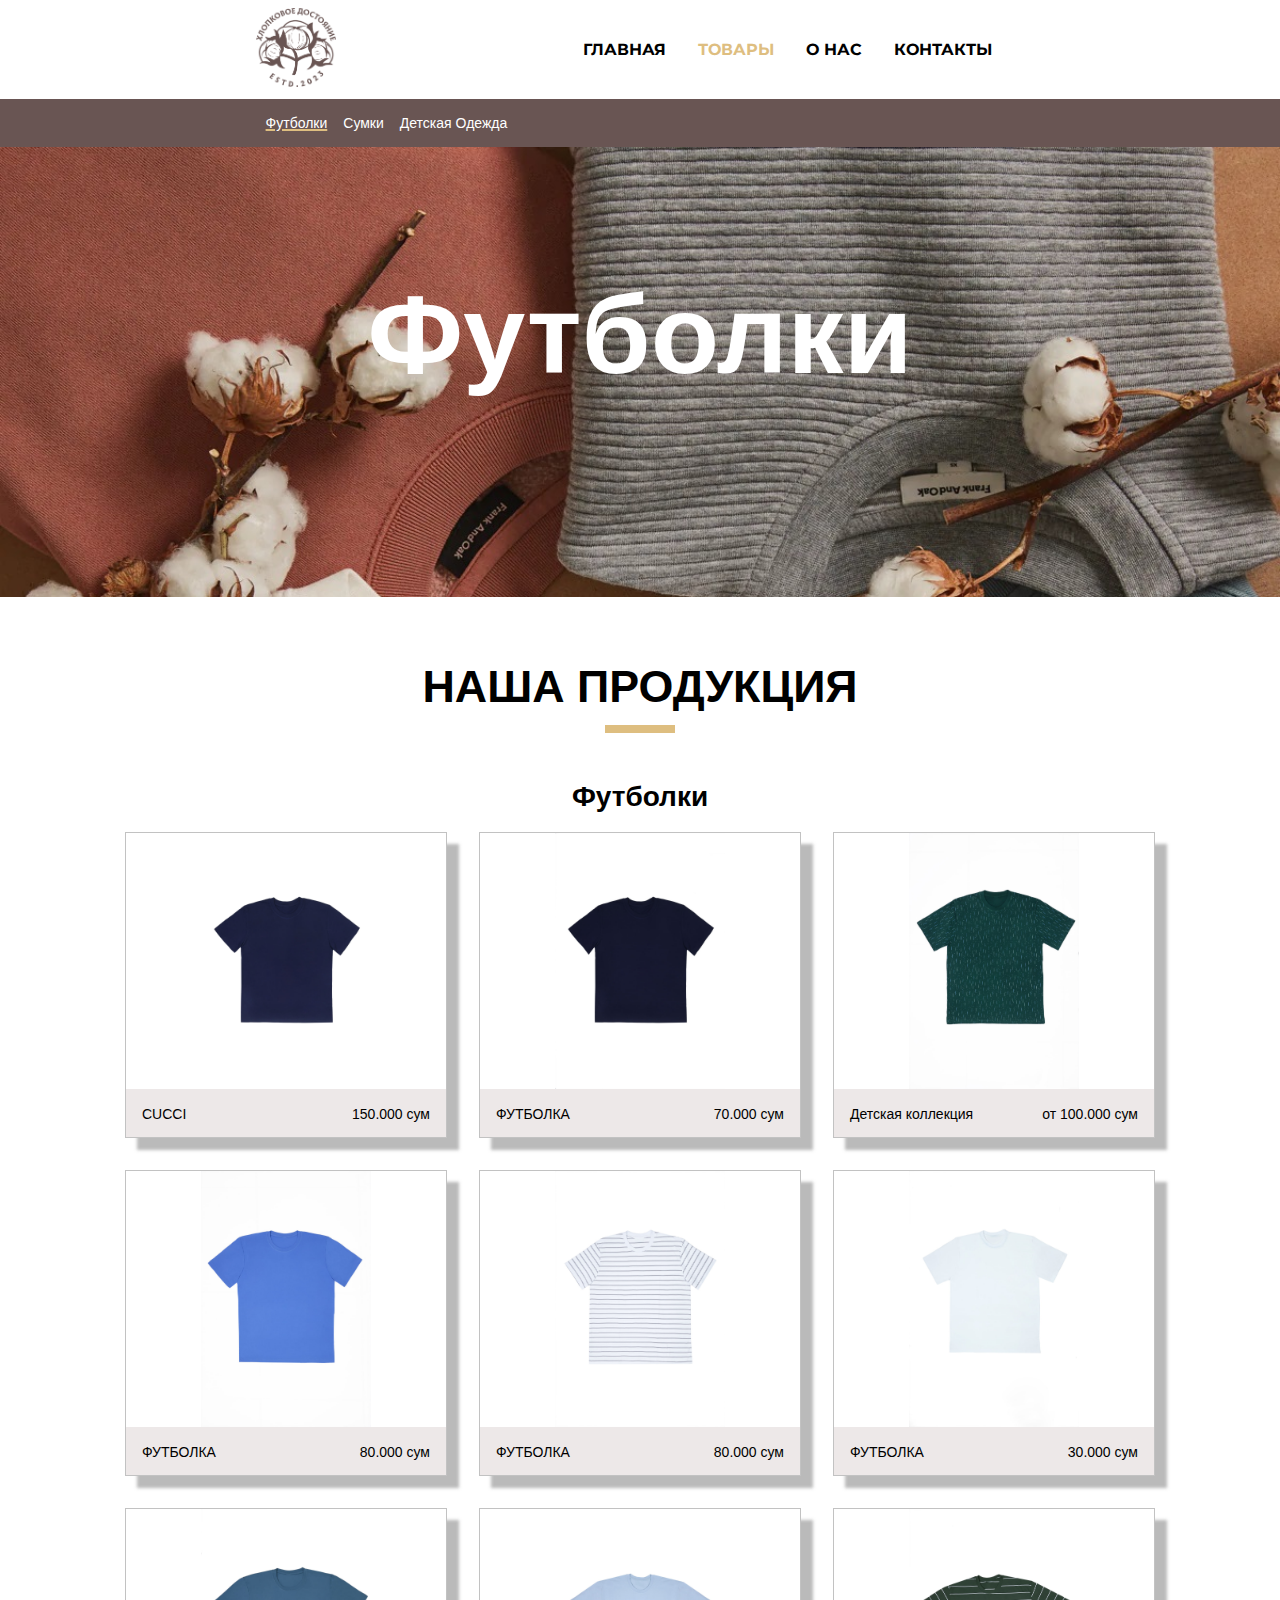
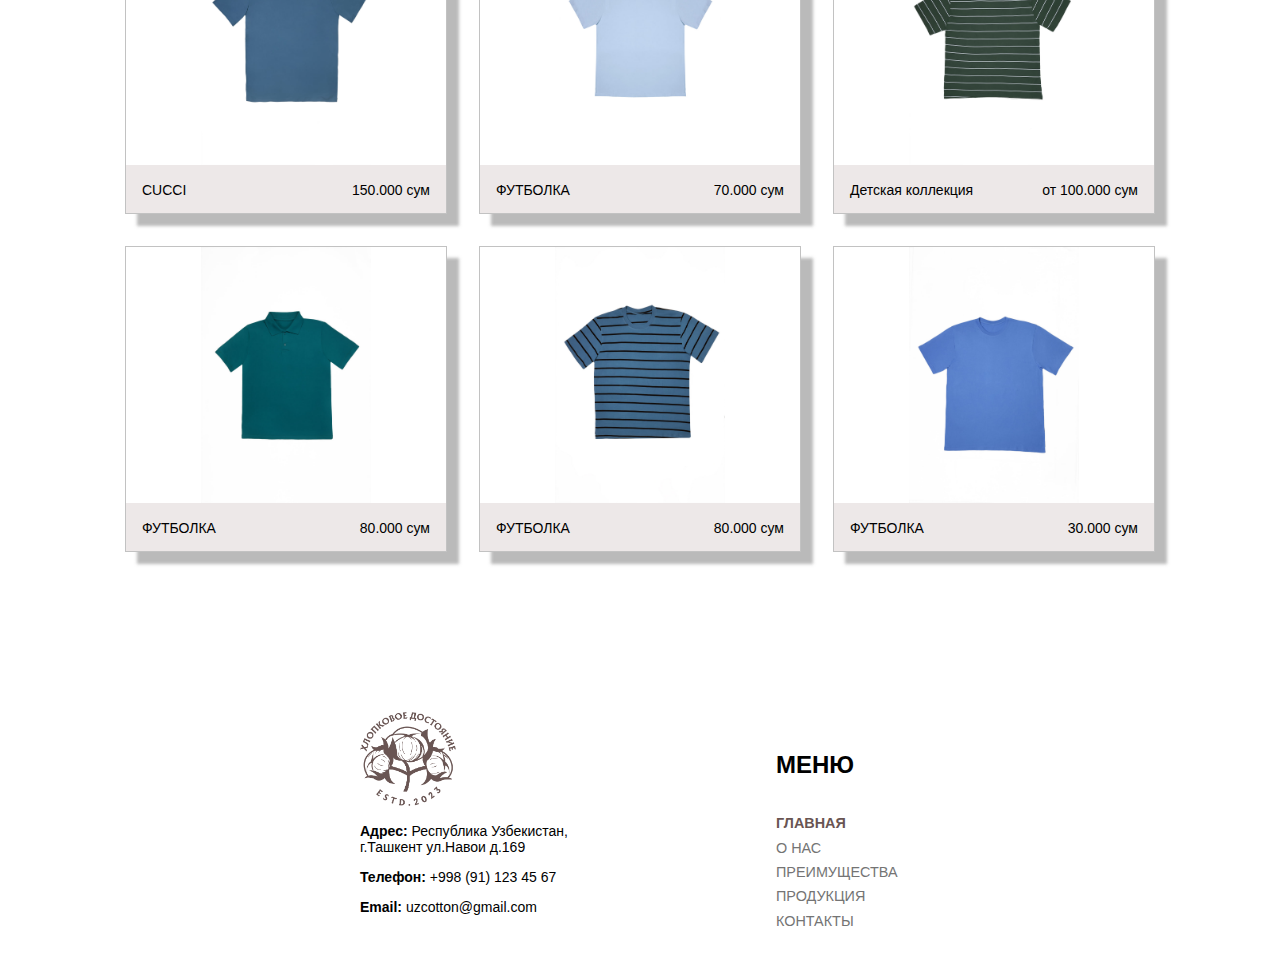
<file: shirt.html>
<!DOCTYPE html>
<html lang="en">
  <head>
    <meta charset="UTF-8" />
    <meta name="viewport" content="width=device-width, initial-scale=1.0" />
    <title>Хлопковое Достояние | Новая Версия</title>
    <link rel="stylesheet" href="css/fonts.css" />
    <link rel="icon" href="images/favicon.png" />
    <link
      rel="stylesheet"
      href="css/index.css
		"
    />
    <link rel="stylesheet" href="css/bags.css" />
    <link rel="stylesheet" href="css/shop.css" />
    <link rel="stylesheet" href="css/swiper.css" />
    <link
      rel="stylesheet"
      href="https://cdn.jsdelivr.net/npm/swiper@11/swiper-bundle.min.css"
    />
  </head>
  <body>
    <!-- HEADER | NAVIGATION -->
    <header class="content-spacing">
      <div id="main" class="logo-container">
        <a href="index.html	">
          <img src="images/logo.png" class="logo" />
        </a>
      </div>
      <div class="hamburger">
        <div class="line"></div>
        <div class="line"></div>
        <div class="line"></div>
      </div>
      <nav class="nav-bar">
        <ul>
          <li><a href="index.html">ГЛАВНАЯ</a></li>
          <li>
            <a id="main-href" href="shop copy.html"
              ><span class="active">ТОВАРЫ</span></a
            >
          </li>
          <li><a href="aboutus.html">О НАС</a></li>
          <li>
            <a href="contacts.html">КОНТАКТЫ</a>
          </li>
        </ul>
      </nav>
    </header>
    <div class="sub-header">
      <ul class="content-spacing">
        <li>
          <a href="shirt.html"><span class="active-category">Футболки</span></a>
        </li>
        <li><a href="bags.html">Сумки</a></li>
        <li><a href="forkids.html">Детская Одежда</a></li>
      </ul>
    </div>

    <!-- MAIN | BACKGROUND IMAGE -->
    <section class="shop-section-shirt">
      <div class="content-spacing">
        <div class="saleoff-shop-container-shirt">
          <h1>Футболки</h1>
        </div>
      </div>
    </section>

    <!-- ТОВАРЫ -->
    <section class="goods-section">
      <div class="content-spacing">
        <h2 id="goods" class="headers">
          <span style="font-weight: 600">НАША</span>
          <span style="font-weight: 700">ПРОДУКЦИЯ</span>
        </h2>
        <div class="yellowline"></div>
        <!--  -->
        <h1 style="text-align: center">Футболки</h1>
        <!--  -->
        <div class="goods-container-grid">
          <!-- new row -->
          <div class="item-container">
            <div class="img-centered">
              <img src="images/compressed/01.jpg" class="item-image" />
            </div>
            <div class="item-info">
              <p class="item-name">CUCCI</p>
              <p class="item-price">150.000 сум</p>
            </div>
          </div>
          <div class="item-container">
            <div class="img-centered">
              <img src="images/compressed/02.jpg" class="item-image" />
            </div>
            <div class="item-info">
              <p class="item-name">ФУТБОЛКА</p>
              <p class="item-price">70.000 сум</p>
            </div>
          </div>
          <div class="item-container">
            <div class="img-centered">
              <img src="images/compressed/03.jpg" class="item-image" />
            </div>
            <div class="item-info">
              <p class="item-name">
                Детская <br />
                коллекция
              </p>
              <p class="item-price">от 100.000 сум</p>
            </div>
          </div>
          <!-- new row -->
          <div class="item-container">
            <div class="img-centered">
              <img src="images/compressed/04.jpg" class="item-image" />
            </div>
            <div class="item-info">
              <p class="item-name">ФУТБОЛКА</p>
              <p class="item-price">80.000 сум</p>
            </div>
          </div>
          <div class="item-container">
            <div class="img-centered">
              <img src="images/compressed/05.jpg" class="item-image" />
            </div>
            <div class="item-info">
              <p class="item-name">ФУТБОЛКА</p>
              <p class="item-price">80.000 сум</p>
            </div>
          </div>
          <div class="item-container">
            <div class="img-centered">
              <img src="images/compressed/06.jpg" class="item-image" />
            </div>
            <div class="item-info">
              <p class="item-name">ФУТБОЛКА</p>
              <p class="item-price">30.000 сум</p>
            </div>
          </div>
        </div>

        <!-- New Category -->

        <div class="goods-container-grid">
          <!-- new row -->
          <div class="item-container">
            <div class="img-centered">
              <img src="images/compressed/07.jpg" class="item-image" />
            </div>
            <div class="item-info">
              <p class="item-name">CUCCI</p>
              <p class="item-price">150.000 сум</p>
            </div>
          </div>
          <div class="item-container">
            <div class="img-centered">
              <img src="images/compressed/08.jpg" class="item-image" />
            </div>
            <div class="item-info">
              <p class="item-name">ФУТБОЛКА</p>
              <p class="item-price">70.000 сум</p>
            </div>
          </div>
          <div class="item-container">
            <div class="img-centered">
              <img src="images/compressed/09.jpg" class="item-image" />
            </div>
            <div class="item-info">
              <p class="item-name">
                Детская <br />
                коллекция
              </p>
              <p class="item-price">от 100.000 сум</p>
            </div>
          </div>
          <!-- new row -->
          <div class="item-container">
            <div class="img-centered">
              <img src="images/compressed/10.jpg" class="item-image" />
            </div>
            <div class="item-info">
              <p class="item-name">ФУТБОЛКА</p>
              <p class="item-price">80.000 сум</p>
            </div>
          </div>
          <div class="item-container">
            <div class="img-centered">
              <img src="images/compressed/11.jpg" class="item-image" />
            </div>
            <div class="item-info">
              <p class="item-name">ФУТБОЛКА</p>
              <p class="item-price">80.000 сум</p>
            </div>
          </div>
          <div class="item-container">
            <div class="img-centered">
              <img src="images/compressed/12.jpg" class="item-image" />
            </div>
            <div class="item-info">
              <p class="item-name">ФУТБОЛКА</p>
              <p class="item-price">30.000 сум</p>
            </div>
          </div>
          <!-- end -->
        </div>
      </div>
    </section>
    <!-- FOOTER SECTION -->
    <footer id="footer">
      <!-- Left -->
      <div class="footer-left-section">
        <img src="images/logo.png" class="footer-logo" />
        <p class="company-details">
          <span class="bold-txt">Адрес:</span>
          <a
            href="https://yandex.uz/maps/10337/nukus/house/YUAYcAZiTkwCQFpofXh0cnRhbQ==/?ll=59.612604%2C42.453624&z=17.17"
            target="_blank"
            >Республика Узбекистан,<br />
            г.Ташкент ул.Навои д.169</a
          >
        </p>
        <p><span class="bold-txt">Телефон:</span> +998 (91) 123 45 67</p>
        <p>
          <span class="bold-txt">Email:</span
          ><a href="https://mail.google.com/mail/u/0/#inbox" target="_blank">
            uzcotton@gmail.com</a
          >
        </p>
      </div>
      <!-- Right -->
      <div class="footer-right-section">
        <h1>МЕНЮ</h1>
        <p>
          <a href="#main"
            ><span style="color: #695553; font-weight: 700">ГЛАВНАЯ</span></a
          >
        </p>
        <p><a href="aboutus.html">О НАС</a></p>
        <p><a href="index.html">ПРЕИМУЩЕСТВА</a></p>
        <p><a href="shop.html">ПРОДУКЦИЯ</a></p>
        <p><a href="contacts.html">КОНТАКТЫ</a></p>
      </div>
    </footer>
    <script src="css/navigation.js"></script>
  </body>
</html>
</file>
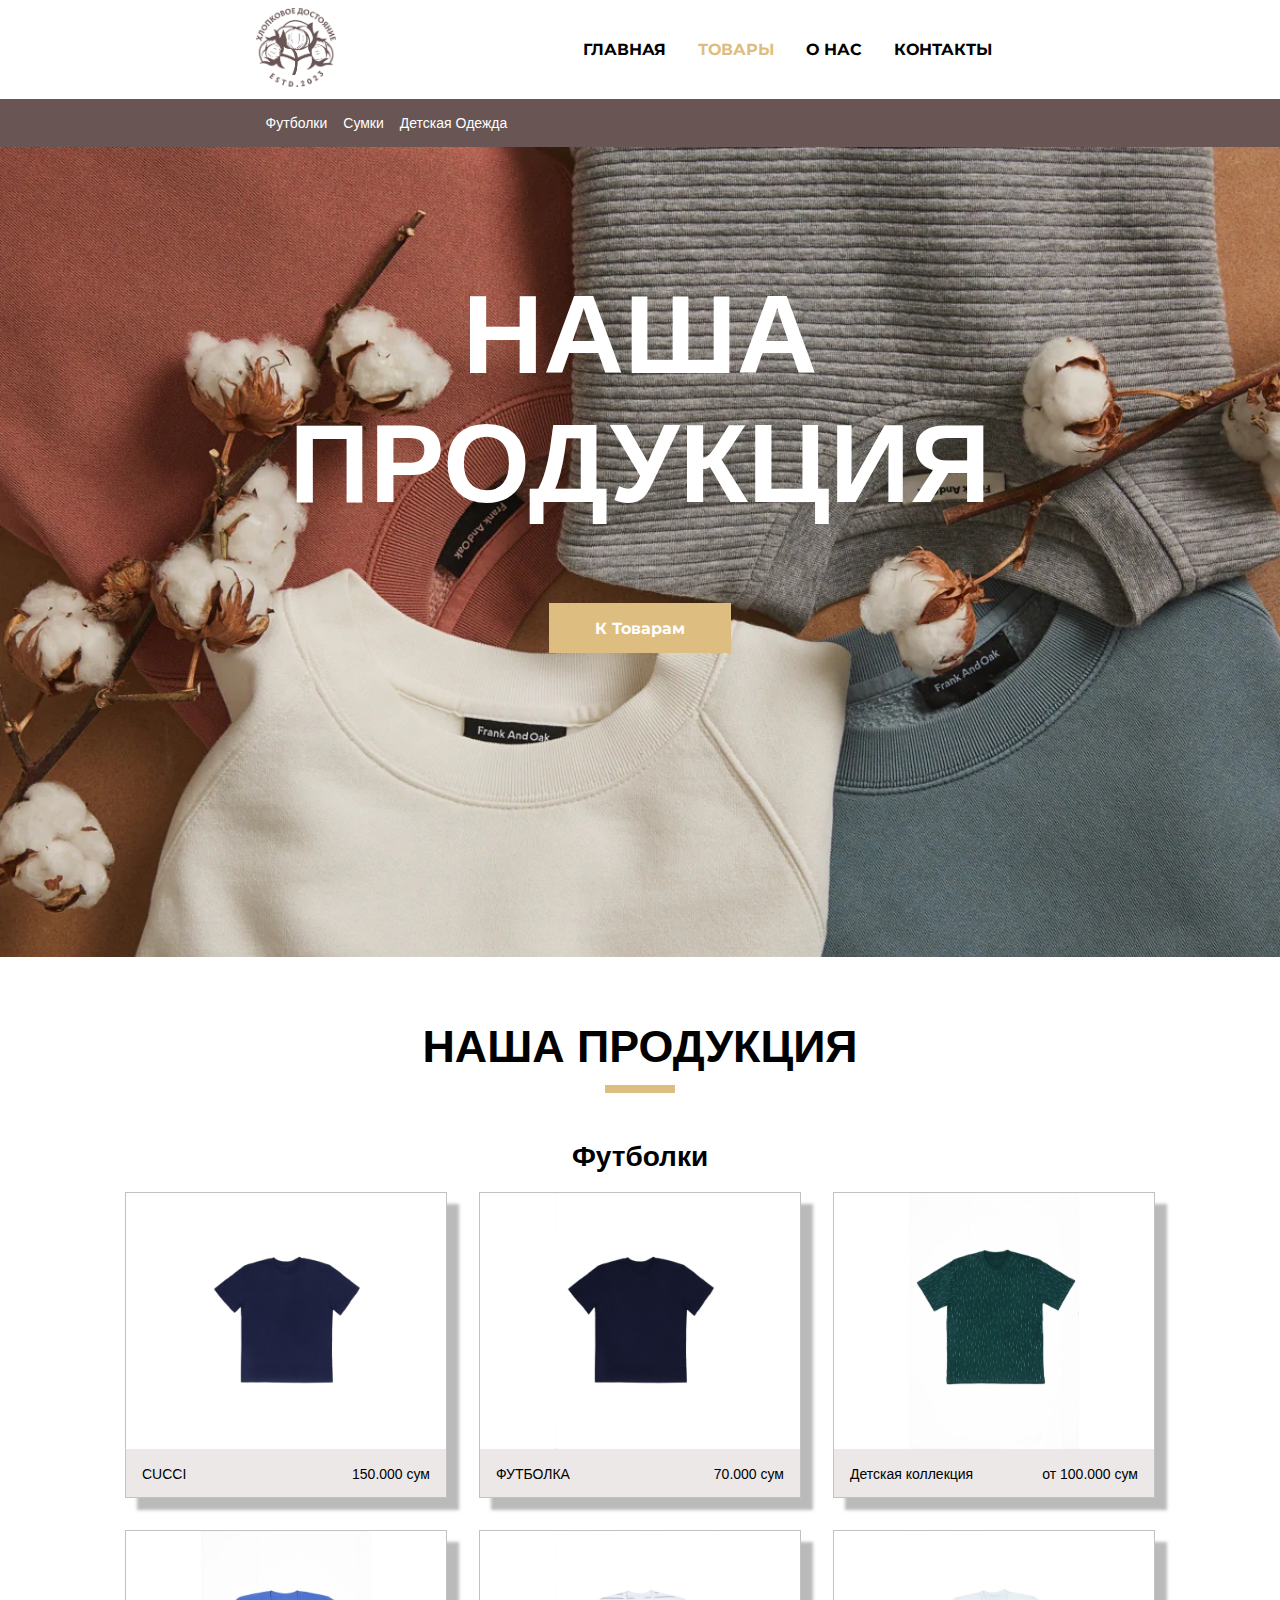
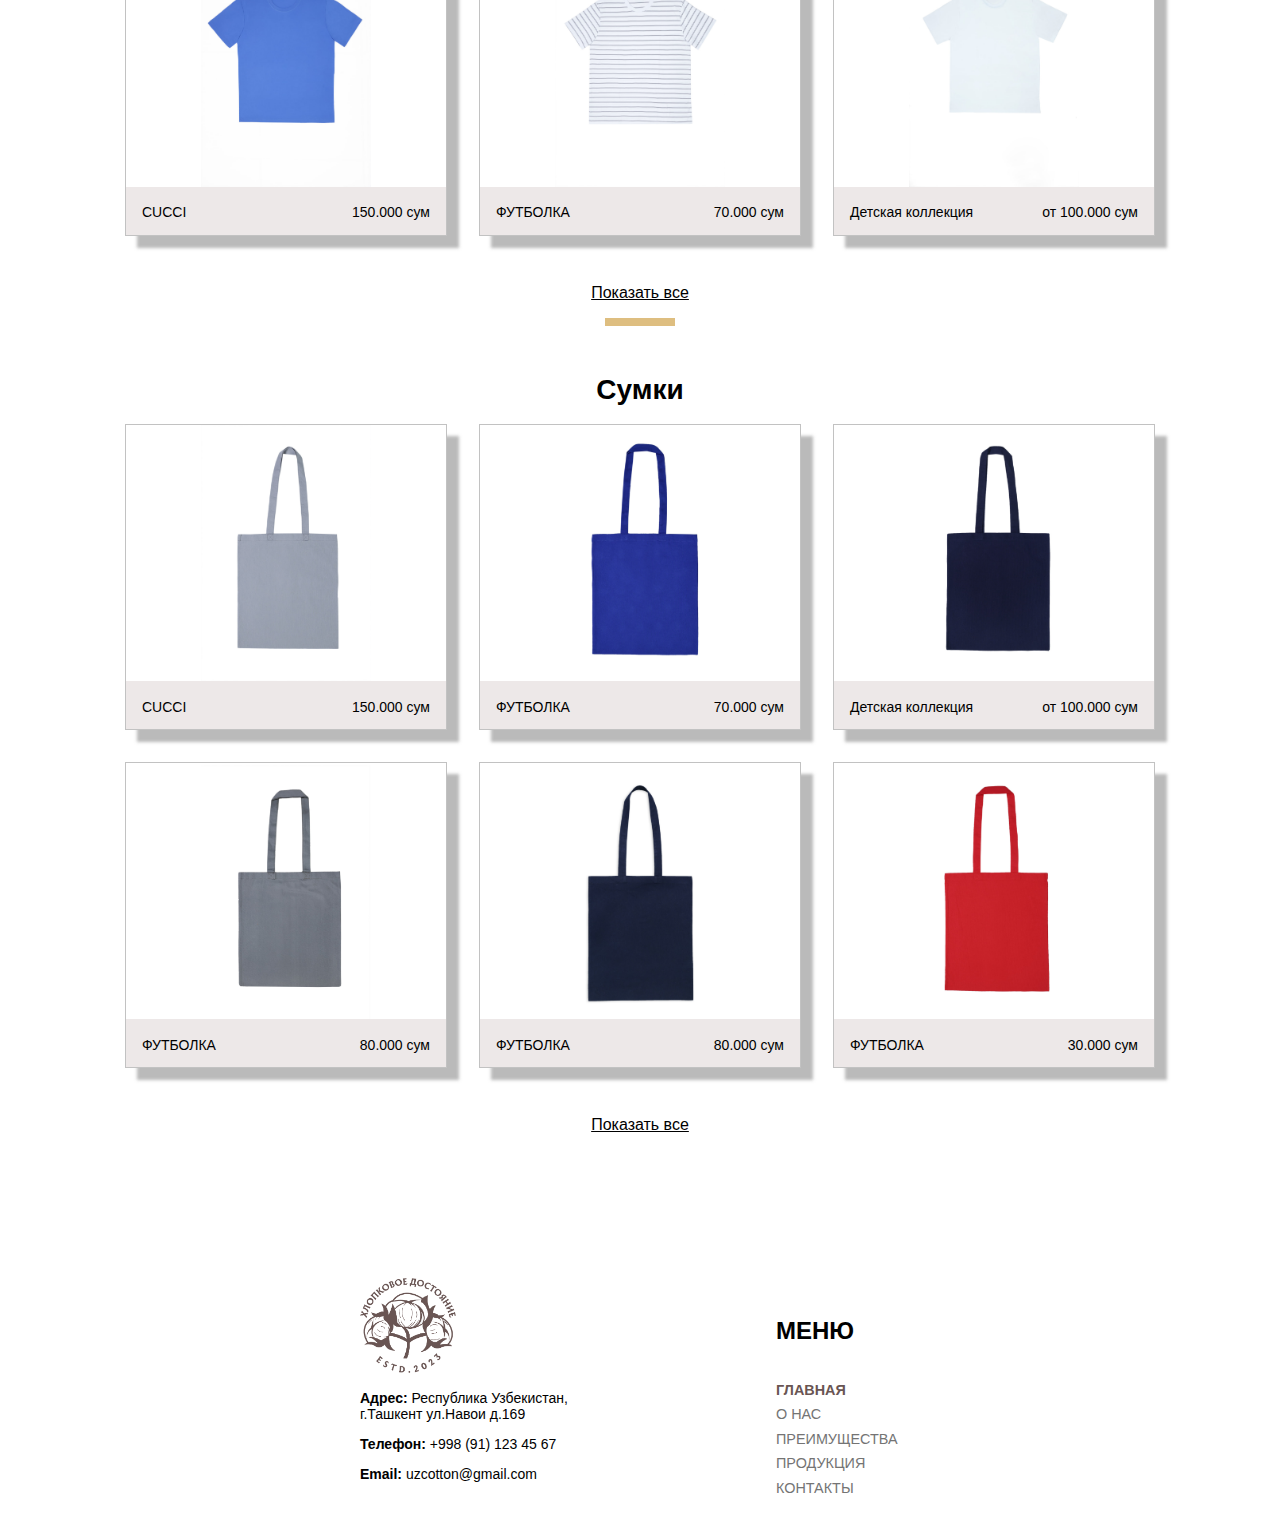
<file: shop.html>
<!DOCTYPE html>
<html lang="en">
  <head>
    <meta charset="UTF-8" />
    <meta name="viewport" content="width=device-width, initial-scale=1.0" />
    <title>Хлопковое Достояние | Новая Версия</title>
    <link rel="stylesheet" href="css/fonts.css" />
    <link rel="icon" href="images/favicon.png" />
    <link
      rel="stylesheet"
      href="css/index.css
		"
    />
    <link rel="stylesheet" href="css/shop.css" />
    <link rel="stylesheet" href="css/bags.css" />
    <link rel="stylesheet" href="css/swiper.css" />
    <link
      rel="stylesheet"
      href="https://cdn.jsdelivr.net/npm/swiper@11/swiper-bundle.min.css"
    />
  </head>
  <body>
    <!-- HEADER | NAVIGATION -->
    <header class="content-spacing">
      <div id="main" class="logo-container">
        <a href="index.html	">
          <img src="images/logo.png" class="logo" />
        </a>
      </div>
      <div class="hamburger">
        <div class="line"></div>
        <div class="line"></div>
        <div class="line"></div>
      </div>
      <nav class="nav-bar">
        <ul>
          <li><a href="index.html">ГЛАВНАЯ</a></li>
          <li>
            <a id="main-href" href="shop.html"
              ><span class="active">ТОВАРЫ</span></a
            >
          </li>
          <li><a href="aboutus.html">О НАС</a></li>
          <li>
            <a href="contacts.html">КОНТАКТЫ</a>
          </li>
        </ul>
      </nav>
    </header>
    <div class="sub-header">
      <ul class="content-spacing">
        <li><a href="shirt.html">Футболки</a></li>
        <li><a href="bags.html">Сумки</a></li>
        <li><a href="forkids.html">Детская Одежда</a></li>
      </ul>
    </div>
    <!-- MAIN | BACKGROUND IMAGE -->
    <section class="shop-section">
      <div class="content-spacing">
        <div class="saleoff-shop-container">
          <h1>
            НАША <br />
            ПРОДУКЦИЯ
          </h1>
          <a href="#goods"><button>К Товарам</button></a>
        </div>
      </div>
    </section>

    <!-- SECTION 4| PRODUCTS -->
    <section class="goods-section">
      <h2 id="goods" class="headers">
        <span style="font-weight: 600">НАША</span>
        <span style="font-weight: 700">ПРОДУКЦИЯ</span>
      </h2>
      <div class="content-spacing">
        <div class="yellowline"></div>
        <!--  -->
        <h1 style="text-align: center">Футболки</h1>
        <!--  -->
        <div class="goods-container-grid">
          <!-- new row -->
          <div class="item-container">
            <div class="img-centered">
              <img src="images/compressed/01.jpg" class="item-image" />
            </div>
            <div class="item-info">
              <p class="item-name">CUCCI</p>
              <p class="item-price">150.000 сум</p>
            </div>
          </div>
          <div class="item-container">
            <div class="img-centered">
              <img src="images/compressed/02.jpg" class="item-image" />
            </div>
            <div class="item-info">
              <p class="item-name">ФУТБОЛКА</p>
              <p class="item-price">70.000 сум</p>
            </div>
          </div>
          <div class="item-container">
            <div class="img-centered">
              <img src="images/compressed/03.jpg" class="item-image" />
            </div>
            <div class="item-info">
              <p class="item-name">
                Детская <br />
                коллекция
              </p>
              <p class="item-price">от 100.000 сум</p>
            </div>
          </div>
          <!-- new row -->
          <div class="item-container">
            <div class="img-centered">
              <img src="images/compressed/04.jpg" class="item-image" />
            </div>
            <div class="item-info">
              <p class="item-name">CUCCI</p>
              <p class="item-price">150.000 сум</p>
            </div>
          </div>
          <div class="item-container">
            <div class="img-centered">
              <img src="images/compressed/05.jpg" class="item-image" />
            </div>
            <div class="item-info">
              <p class="item-name">ФУТБОЛКА</p>
              <p class="item-price">70.000 сум</p>
            </div>
          </div>
          <div class="item-container">
            <div class="img-centered">
              <img src="images/compressed/06.jpg" class="item-image" />
            </div>
            <div class="item-info">
              <p class="item-name">
                Детская <br />
                коллекция
              </p>
              <p class="item-price">от 100.000 сум</p>
            </div>
          </div>

          <!-- end -->
        </div>
      </div>
      <a href="shirt.html" class="show-more">Показать все</a>

      <!-- New Category -->

      <div class="content-spacing">
        <div class="yellowline"></div>
        <h1 style="text-align: center">Сумки</h1>
        <div class="goods-container-grid">
          <!-- new row -->
          <div class="item-container">
            <div class="img-centered">
              <img src="images/compressed/bags/10.jpg" class="item-image" />
            </div>
            <div class="item-info">
              <p class="item-name">CUCCI</p>
              <p class="item-price">150.000 сум</p>
            </div>
          </div>
          <div class="item-container">
            <div class="img-centered">
              <img src="images/compressed/bags/14.jpg" class="item-image" />
            </div>
            <div class="item-info">
              <p class="item-name">ФУТБОЛКА</p>
              <p class="item-price">70.000 сум</p>
            </div>
          </div>
          <div class="item-container">
            <div class="img-centered">
              <img src="images/compressed//bags/13.jpg" class="item-image" />
            </div>
            <div class="item-info">
              <p class="item-name">
                Детская <br />
                коллекция
              </p>
              <p class="item-price">от 100.000 сум</p>
            </div>
          </div>
          <!-- new row -->
          <div class="item-container">
            <div class="img-centered">
              <img src="images/compressed/bags/11.jpg" class="item-image" />
            </div>
            <div class="item-info">
              <p class="item-name">ФУТБОЛКА</p>
              <p class="item-price">80.000 сум</p>
            </div>
          </div>
          <div class="item-container">
            <div class="img-centered">
              <img src="images/compressed/bags/12.jpg" class="item-image" />
            </div>
            <div class="item-info">
              <p class="item-name">ФУТБОЛКА</p>
              <p class="item-price">80.000 сум</p>
            </div>
          </div>
          <div class="item-container">
            <div class="img-centered">
              <img src="images/compressed/bags/15.jpg" class="item-image" />
            </div>
            <div class="item-info">
              <p class="item-name">ФУТБОЛКА</p>
              <p class="item-price">30.000 сум</p>
            </div>
          </div>

          <!-- end -->
        </div>
        <a href="bags.html" class="show-more">Показать все</a>
      </div>
    </section>

    <!-- FOOTER SECTION -->
    <footer id="footer">
      <!-- Left -->
      <div class="footer-left-section">
        <img src="images/logo.png" class="footer-logo" />
        <p class="company-details">
          <span class="bold-txt">Адрес:</span>
          <a
            href="https://yandex.uz/maps/10337/nukus/house/YUAYcAZiTkwCQFpofXh0cnRhbQ==/?ll=59.612604%2C42.453624&z=17.17"
            target="_blank"
            >Республика Узбекистан,<br />
            г.Ташкент ул.Навои д.169</a
          >
        </p>
        <p><span class="bold-txt">Телефон:</span> +998 (91) 123 45 67</p>
        <p>
          <span class="bold-txt">Email:</span
          ><a href="https://mail.google.com/mail/u/0/#inbox" target="_blank">
            uzcotton@gmail.com</a
          >
        </p>
      </div>
      <!-- Right -->
      <div class="footer-right-section">
        <h1>МЕНЮ</h1>
        <p>
          <a href="#main"
            ><span style="color: #695553; font-weight: 700">ГЛАВНАЯ</span></a
          >
        </p>
        <p><a href="aboutus.html">О НАС</a></p>
        <p><a href="index.html">ПРЕИМУЩЕСТВА</a></p>
        <p><a href="shop copy.html">ПРОДУКЦИЯ</a></p>
        <p><a href="contacts.html">КОНТАКТЫ</a></p>
      </div>
    </footer>
    <script src="css/navigation.js"></script>
  </body>
</html>
</file>
<file: css/fonts.css>
/* Open Sans */
@import url('https://fonts.googleapis.com/css2?family=Open+Sans:ital,wght@0,300..800;1,300..800&display=swap');

/* Montserrat | Used in Header - Navigation*/
@import url('https://fonts.googleapis.com/css2?family=Montserrat:ital,wght@0,100..900;1,100..900&display=swap');
</file>
<file: css/index.css>
/* GENERAL STYLES */
html {
  scroll-behavior: smooth;
}
body {
  padding: 0;
  margin: 0;
  font-size: 1rem;
  font-family: Arial, Helvetica, sans-serif;
  background-color: white;
}
a {
  text-decoration: none;
  color: black;
}
a:hover {
  text-decoration: underline;
}
.show-more {
  display: flex;
  justify-content: center;
  text-decoration: underline;
  padding-top: 1rem;
  padding-bottom: 1rem;
  font-size: 1rem;
  align-self: center;
  width: 100%;
  margin: auto;
}
/* IMAGES */
.logo {
  width: 5rem;
}
.nav-img {
  width: 1rem;
}
.dropdown {
  width: 0.5rem;
}
.shopinfo {
  height: 4rem;
  margin: 0;
}

.section-three-img {
  height: 30rem;
}
.member-profile {
  width: 9rem;
  height: 9rem;
  object-fit: cover;
  border-radius: 5rem;
}
.arrow {
  padding: 3px 0 0 0;
  margin: 0;
  width: 1rem;
}
.footer-logo {
  width: 6rem;
}
/* HEADER | NAVIGATION */
.content-spacing {
  margin: auto;
  width: 60%;
}
header {
  display: flex;
  justify-content: space-between;
  align-items: center;
  padding: 0.5rem 0 0.5rem 0;
  font-family: "Montserrat", sans-serif;
}
.active {
  color: #debe80;
}
.nav-bar ul {
  display: flex;
}
.nav-bar ul li {
  list-style: none;
  font-weight: bold;
  margin-right: 2rem;
}
.nav-bar ul li a {
  display: block;
  transition: 0.3s;
  font-size: 1rem;
}

.nav-bar ul li a:hover {
  color: #8d8d8d;
  text-decoration: none;
}
.side-bar {
  position: fixed;
  z-index: 100;
  background-color: white;
}
.hamburger {
  display: none;
}
/* MAIN | BACKGROUND IMAGE */
.sale-section {
  height: 90vh;
  width: 100%;
  background-size: cover;
  background-image: url("../images/alt.jpg");
}
.saleoff-container {
  padding-top: 9.4rem;
  width: 33rem;
}
.saleoff-container h1 {
  font-family: "Playfair Display", serif;
  font-size: 4.4rem;
  line-height: 4.6rem;
  margin-bottom: 0.5rem;
}
.saleoff-container p {
  margin-left: 1rem;
  font-family: "Montserrat", sans-serif;
  line-height: 1.6rem;
}
.saleoff-container button {
  margin-top: 1.2rem;
  background-color: #debe80;
  padding: 0.9rem 2.8rem;
  border: 1px solid #debe80;
  font-size: 1rem;
  font-weight: bold;
  color: white;
  font-family: "Montserrat", sans-serif;
  transition: 0.5s;
}
.saleoff-container button:hover {
  background-color: #debf805b;
  color: #695553;
  cursor: pointer;
}
/* ПРЕИМУЩЕСТВА | SECTION 2 */
.shopwithus {
  text-align: center;
}

.yellowline {
  margin: auto;
  width: 4.4rem;
  height: 0.5rem;
  background-color: #debe80;
  margin-bottom: 3rem;
}

.section2-flex {
  display: flex;
  flex-direction: row;
  justify-content: space-around;
  margin-bottom: 5rem;
}
.flex-container {
  justify-content: center;
  width: 22.4rem;
  height: 16.5rem;
  background-color: #695553;
  color: white;
  border: 1px solid #695553;
  border-radius: 0.7rem;
}
.flex-container img {
  display: inline-block;
  margin-top: 3rem;
}
.flex-container p {
  line-height: 1.5rem;
  margin: 0;
  font-weight: 500;
}
.flex-container h3 {
  margin-bottom: 0.5rem;
}
/* SECTION 3 */
/* ABOUT COMPANY */
.section-three {
  display: grid;
  grid-template-columns: 2fr 3fr;
  column-gap: 2rem;
  color: white;
  height: 30rem;
  margin-bottom: 2rem;
  display: flex;
  background-color: #695553;
}

.arrivals h2 {
  margin-top: 4rem;
  font-family: "Noto Sans", sans-serif;
  font-size: 3.2rem;
  margin-bottom: 0.8rem;
}

.arrivals p {
  font-family: "Montserrat", sans-serif;
  line-height: 1.6rem;
}
.section-three button {
  margin-top: 1.2rem;
  border-radius: 0.2rem;
  background-color: #debe80;
  padding: 0.9rem 2.8rem;
  border: 1px solid #debe80;
  box-shadow: 5px 5px 10px black;

  font-size: 1rem;
  font-weight: bold;
  color: white;
  font-family: "Montserrat", sans-serif;
  transition: 0.5s;
}
.section-three button:hover {
  background-color: rgba(255, 255, 255, 0);
  color: #debe80;
  cursor: pointer;
}
/* SECTION 4 */

/* PRODUCTS */
.headers:hover {
  cursor: pointer;
}
.goods-section {
  margin-bottom: 8rem;
}
.headers {
  margin-top: 4rem;
  font-family: "Noto Sans", sans-serif;
  font-size: 2.8rem;
  margin-bottom: 0.8rem;
  text-align: center;
}

.goods-container-grid {
  display: grid;
  justify-content: center;
  grid-template-columns: 1fr 1fr 1fr;
  column-gap: 2rem;
  row-gap: 2rem;
  padding-bottom: 2rem;
  max-width: 1200px;
  margin: auto;
}
.item-container {
  background-color: rgb(237, 232, 232);
  position: relative;
  border: 1px solid rgb(194, 194, 194);
  width: 20rem;
  height: 19rem;
  box-shadow: 12px 12px 3px rgba(138, 138, 138, 0.589);
}
.item-info {
  display: flex;
  justify-content: space-between;
  padding: 0rem 0.5rem;
  margin-bottom: 0.4rem;
  align-items: center;
  /*  */
  position: absolute;
  bottom: 0;
  right: 0;
  left: 0;
}
.item-info p {
  margin-bottom: 0.5rem;
  font-family: "Roboto", sans-serif;
  padding: 0 0.5rem;
}
.img-centered {
  display: flex;
  width: 20rem;
  height: 16rem;
  justify-content: center;
  background-color: #ffffff;
}

/* TEAM */
.team-section {
  margin-bottom: 10rem;
}
.team-section h1 {
  text-align: center;
  font-size: 3.75rem;
  font-family: "Noto Sans", sans-serif;
  color: #695553;
  margin: 1rem;
}
.team-member-container {
  display: flex;
  justify-content: center;
  align-items: center;
}
.button-container {
  margin: 0 9rem;
}
.team-btn {
  width: 3rem;
  height: 3rem;
  background-color: #debe80;
  border: none;
  border-radius: 1.5rem;
}

.member-name {
  color: #695553;
  font-family: "Noto Sans", sans-serif;
  font-weight: 600;
  text-align: center;
}
.member-position {
  color: #949494;
  font-family: "Noto Sans", sans-serif;
  font-weight: 500;
  text-align: center;
  line-height: 0;
}
.description {
  color: #949494;
  text-align: center;
}
/* FOOTER */
footer {
  display: grid;
  grid-template-columns: 16rem 9rem;
  column-gap: 10rem;
  justify-content: center;
  padding-bottom: 1rem;
}
.footer-left-section p {
  font-family: "Noto Sans", sans-serif;
  font-weight: 200;
}
.bold-txt {
  font-weight: bold;
  color: #000000;
}
.footer-right-section p a {
  font-family: "Noto Sans JP", sans-serif;
  font-size: 0.9rem;
  font-weight: 500;
  color: #747474;
  transition: 0.5s;
}
.footer-right-section p a:hover {
  text-decoration: none;
  font-weight: 700;
  padding-left: 0.2rem;
}
.footer-right-section {
  line-height: 0.65rem;
}
.footer-right-section h1 {
  font-size: 1.5rem;
  padding-top: 2rem;
  padding-bottom: 2rem;
}
.footer-right-section h1:hover {
  cursor: default;
}

@media screen and (max-width: 1850px) {
  /* SECTION 2 | 3 DIVS */

  .flex-container {
    width: 20.4rem;
    height: 16.5rem;
  }
}

@media screen and (max-width: 1670px) {
  /* SECTION 2 | 3 DIVS */
  .shopwithus .content-spacing {
    width: 70%;
    margin-bottom: 5rem;
  }
}
@media screen and (max-width: 1450px) {
  /* SECTION 2 | 3 DIVS */

  .flex-container {
    width: 19.4rem;
    height: 16.5rem;
  }
  .shopwithus .content-spacing {
    width: 80%;
  }
  /* SECTION 3 */
  .section-three-img {
    width: 50rem;
    object-fit: cover;
    object-position: right;
  }
}
@media screen and (max-width: 1270px) {
  /* SECTION 2 | 3 DIVS */

  .shopwithus .content-spacing {
    width: 85%;
  }
  /* SECTION 3 */
  .section-three-img {
    width: 40rem;
    object-fit: cover;
    object-position: left;
  }
}
@media screen and (max-width: 1250px) {
  /* SECTION 4 */
  .goods-container-grid {
    grid-template-columns: 1fr 1fr;
  }
}
@media screen and (max-width: 1120px) {
  /* GENERAL */
  .content-spacing {
    width: 80%;
  }
  /* SECTION 4 */
  .goods-container-grid {
    max-width: 670px;
  }
  /* SECTION 2 | 3 DIVS */

  .flex-container {
    width: 17.4rem;
    height: 16.5rem;
  }
  /* SECTION 3 */
  .section-three-img {
    width: 32rem;
    object-fit: cover;
    object-position: center;
  }
}
@media screen and (max-width: 1010px) {
  /* SECTION 2 | 3 DIVS */
  .shopwithus .content-spacing {
    width: 90%;
  }
}
@media screen and (max-width: 950px) {
  /* SECTION 2 | 3 DIVS */

  .flex-container {
    width: 16.4rem;
    height: 16.5rem;
  }
  .shopwithus .content-spacing {
    display: flex;
    justify-content: space-around;
    width: 95%;
    margin: auto;
    margin-bottom: 5rem;
  }
  /* SECTION 3 */
  .section-three-img {
    height: 30rem;
    width: 32rem;
    object-fit: cover;
    object-position: center;
  }
}
@media screen and (max-width: 920px) {
  /* SECTION 3 */
  .section-three-img {
    width: 26rem;
  }
}
@media screen and (max-width: 870px) {
  /* SECTION 2 | 3 DIVS */
  .flex-container {
    width: 14.4rem;
    height: 15.5rem;
  }
}
@media screen and (max-width: 820px) {
  /* SECTION 3 */
  .section-three-img {
    width: 20rem;
    object-fit: cover;
  }
  /* SECTION 4 */
  .goods-container-grid {
    column-gap: 1rem;
    row-gap: 1rem;
    justify-content: center;
    align-items: center;
    margin: auto;
  }
  .item-container {
    border: 1px solid rgb(194, 194, 194);
    box-shadow: 6px 6px 3px rgba(138, 138, 138, 0.589);
  }

  /* TEAM */
  .description {
    width: 80%;
    margin: auto;
  }
  .description br {
    display: none;
  }
}

@media screen and (max-width: 780px) {
  /* HEADER | NAVIGATION */
  .hamburger {
    display: block;
    cursor: pointer;
  }
  .hamburger .line {
    width: 30px;
    height: 3px;
    background-color: #816d64;
    margin: 6px;
  }
  .nav-bar {
    height: 0px;
    position: absolute;
    top: 95px;
    left: 0;
    right: 0;
    width: 100vw;
    background-color: #ffffff;

    transition: 0.2s;
    overflow: hidden;
    z-index: 100;
  }
  .nav-bar.active {
    height: 450px;
  }
  .nav-bar.active ul {
    opacity: 1;
  }
  .nav-bar ul {
    display: block;
    width: fit-content;
    margin: 80px auto 0 auto;
    text-align: center;
    transition: 0.5s;
    opacity: 0;
  }
  .nav-bar ul li a {
    margin-bottom: 40px;
  }

  /* SECTION 2 | 3 DIVS */

  .flex-container {
    width: 12.4rem;
    height: 15.5rem;
  }
  .shopinfo {
    height: 2.5rem;
  }

  /* SECTION 4 */
  .goods-container-grid {
    display: grid;
    justify-content: center;
    grid-template-columns: 1fr;
    column-gap: 1rem;
    row-gap: 2rem;
    max-width: 340px;
  }
}
@media screen and (max-width: 730px) {
  /* ABOUT COMPANY */
  /* SECTION 3 */
  .section-three-img {
    display: none;
  }
  .section-three {
    display: flex;
    justify-content: center;
    color: white;
    height: 30rem;
    margin-bottom: 2rem;
    display: flex;
    background-color: #695553;
    text-align: center;
  }

  .arrivals h2 {
    margin-top: 4rem;
    font-family: "Noto Sans", sans-serif;
    font-size: 3.2rem;
    margin-bottom: 0.8rem;
  }

  .arrivals p {
    font-family: "Montserrat", sans-serif;
    line-height: 1.6rem;
    width: 70%;
    margin: auto;
  }
  .arrivals p br {
    display: none;
  }
  /* FOOTER */
  footer {
    display: grid;
    grid-template-columns: 16rem 9rem;
    column-gap: 3rem;
    justify-content: center;
    padding-bottom: 1rem;
  }
}
@media screen and (max-width: 690px) {
  /* SECTION 2 | 3 DIVS */
  .flex-container {
    width: 12.4rem;
    height: 12.5rem;
  }
  .flex-container img {
    display: inline-block;
    margin-top: 2rem;
  }
  .shopinfo {
    height: 2.5rem;
  }
  .headers {
    font-size: 2rem;
  }
  /* .flex-container p {
  } */
}
@media screen and (max-width: 670px) {
  /* SECTION 2 | 3 DIVS */
  .flex-container {
    width: 8.4rem;
    height: 8.5rem;
  }
  .shopinfo {
    height: 2.5rem;
  }
  .headers {
    font-size: 2rem;
  }
  .flex-container p {
    display: none;
  }
}
@media screen and (max-width: 620px) {
  /* SECTION 1 */
  .saleoff-container p {
    margin-left: 1rem;
    line-height: 1.6rem;
    width: 80%;
  }
  .saleoff-container {
    padding-top: 9.4rem;
    width: auto;
  }
  .saleoff-container h1 {
    font-family: "Playfair Display", serif;
    font-size: 3.5rem;
    line-height: 4.6rem;
    margin-bottom: 0.5rem;
  }
  /* FOOTER */
  footer {
    display: grid;
    grid-template-columns: 16rem 9rem;
    column-gap: 4rem;
    justify-content: center;
    padding-bottom: 1rem;
  }
}
@media screen and (max-width: 520px) {
  /* SECTION 1 */
  .saleoff-container p {
    margin-left: 0rem;
    font-family: "Montserrat", sans-serif;
    line-height: 1.6rem;
    width: 80%;
  }
  .saleoff-container {
    padding-top: 9.4rem;
    width: auto;
  }
  .saleoff-container h1 {
    font-size: 3rem;
    line-height: 4.6rem;
    margin-bottom: 0rem;
  }
  /* SECTION 2 */
  .flex-container {
    width: 7.4rem;
    height: 7.5rem;
  }
  .flex-container img {
    margin-top: 1.5rem;
  }
  .shopinfo {
    height: 2.5rem;
  }
  .headers {
    font-size: 2rem;
  }
  .flex-container p {
    display: none;
  }
  /* FOOTER */
  footer {
    display: grid;
    grid-template-columns: 15rem 8rem;
    column-gap: 1rem;
    justify-content: center;
    padding-bottom: 1rem;
  }
  .footer-left-section {
    margin-left: 0.8rem;
  }
  .footer-logo {
    width: 5rem;
    margin-top: 1rem;
  }
  /* TEAM */
  .team-section h1 {
    font-size: 3rem;
  }
}

@media screen and (max-width: 420px) {
  .sale-section {
    height: 90vh;
    width: 100%;
  }
  .saleoff-container {
    padding-top: 13vh;
  }
  .saleoff-container h1 {
    font-family: "Playfair Display", serif;
  }
  .saleoff-container p {
    font-family: "Montserrat", sans-serif;
    line-height: 1.4rem;
  }
  .saleoff-container button {
    margin-top: 0.6rem;
  }
}
@media screen and (max-width: 400px) {
  /* SSECTION 3 */
  .arrivals h2 {
    font-size: 2.5rem;
    margin-top: 2rem;
  }

  /* FOOTER */
  footer {
    display: flex;
    flex-direction: column;
    justify-content: center;
    padding-bottom: 1rem;
  }
  .footer-left-section {
    padding: 0 0 0 30px;
    margin: 0;
  }
  .footer-right-section {
    padding: 0 0 0 30px;
  }
}
</file>
<file: css/shop.css>
/* SECTION 1 */
.shop-section {
  height: 90vh;
  width: 100%;
  background-size: cover;
  background-image: url("../images/Untitled-2.jpg");
}
.sub-header {
  background-color: #695553;
  padding: 1rem;
  color: white;
}

.sub-header ul {
  display: flex;
  padding: 0;
}
.sub-header ul li {
  list-style: none;
  padding-right: 1rem;
}
.sub-header ul li a {
  color: white;
  text-decoration: none;
}
.sub-header ul li a:hover {
  text-decoration: underline;
  text-decoration-color: #debe80;
  text-decoration-thickness: 0.1rem;
}
/* SECTION 2 | 3 DIVS*/
.saleoff-shop-container {
  padding-top: 3rem;
  text-align: center;
}
.category-img {
  height: 4rem;
}

.saleoff-shop-container h1 {
  font-size: 7rem;
  color: rgb(255, 255, 255);
}
.saleoff-shop-container button {
  margin-top: 0rem;
  background-color: #debe80;
  padding: 0.9rem 2.8rem;
  border: 1px solid #debe80;
  font-size: 1rem;
  font-weight: bold;
  color: white;
  font-family: "Montserrat", sans-serif;
  transition: 0.5s;
}
.saleoff-shop-container button:hover {
  background-color: #debf805b;
  color: #ffffff;
  cursor: pointer;
}
.section2-flex {
  display: grid;
  grid-template-columns: 1fr 1fr 1fr;
  justify-content: space-between;
  align-items: center;
  margin-bottom: 5rem;
}
.flex-container-shop {
  justify-content: center;
  width: 15.4rem;
  height: 13.5rem;
  margin: auto;
  background-color: #695553;
  color: white;
  border: 1px solid #695553;
  border-radius: 0.7rem;
}
.flex-container-shop img {
  display: inline-block;
  margin-top: 3rem;
}
.flex-container-shop p {
  line-height: 1.5rem;
  margin: 0;
  font-weight: 500;
}
@media screen and (max-width: 1900px) {
  .saleoff-shop-container br {
    display: block;
  }
}
@media screen and (max-width: 830px) {
  .shop-section h1 {
    margin-top: 8rem;
    font-size: 90px;
  }
}
@media screen and (max-width: 650px) {
  .shop-section h1 {
    margin-top: 9rem;
    font-size: 70px;
  }
}
@media screen and (max-width: 520px) {
  .shop-section h1 {
    margin-top: 12rem;
    font-size: 50px;
    line-height: 4rem;
    font-weight: bolder;
  }
}
@media screen and (max-width: 400px) {
  .shop-section h1 {
    margin-top: 10rem;
    font-size: 35px;
    line-height: 3rem;
    font-weight: bolder;
  }
  .sub-header {
    padding: 1rem 0.5rem;
    color: white;
    margin: 0;
  }
  .sub-header ul li {
    list-style: none;
    padding-right: 0.5rem;
  }
}
</file>
<file: css/aboutus.css>
/* HEADER | NAVIGATION */
.content-spacing {
  margin: auto;
  width: 60%;
}
header {
  display: flex;
  justify-content: space-between;
  align-items: center;
  padding: 0.5rem 0 0.5rem 0;
  font-family: "Montserrat", sans-serif;
}
.active {
  color: #debe80;
}
.nav-bar ul {
  display: flex;
}
.nav-bar ul li {
  list-style: none;
  font-weight: bold;
  margin-right: 2rem;
}
.nav-bar ul li a {
  display: block;
  transition: 0.3s;
  font-size: 1rem;
}

.nav-bar ul li a:hover {
  color: #8d8d8d;
  text-decoration: none;
}
.side-bar {
  position: fixed;
  z-index: 100;
  background-color: white;
}
.hamburger {
  display: none;
}
/* BACKGROUND IMAGE SECTION */

.aboutus-h1 {
  font-size: 100px;
  padding: 18vh 0 0 0;
  margin: auto 0;
  color: rgb(255, 255, 255);
  text-align: center;
}
.backimg-section {
  height: 55vh;
  width: 100%;
  background-size: cover;
  background-image: url("../images/nebo.jpg");
}
.aboutus h1 {
  text-align: center;
}
.bold {
  font-weight: bold;
}
/* MAIN CONTENT SECTION */
.headerss {
  margin-top: 4rem;
  font-family: "Noto Sans", sans-serif;
  font-size: 2rem;
  margin-bottom: 0.8rem;
  text-align: center;
}
.headerss br {
  display: none;
}
.aboutus p {
  text-align: justify;
}
@media screen and (max-width: 800px) {
  .aboutus-h1 {
    font-size: 60px;
    padding: 21vh 0 0 0;
  }
}
@media screen and (max-width: 500px) {
  .backimg-section {
    height: 35vh;
  }
  .aboutus-h1 {
    font-size: 50px;
    padding: 15vh 0 0 0;
  }
  .headerss br {
    display: block;
  }
  .headerss {
    font-size: 1.5rem;
  }
}
@media screen and (max-width: 400px) {
  .backimg-section {
    height: 35vh;
  }
  .aboutus-h1 {
    font-size: 35px;
    padding: 12vh 0 0 0;
  }
  .headerss br {
    display: block;
  }
  .headerss {
    font-size: 1.5rem;
  }
}
</file>
<file: css/bags.css>
/* BAGS */
/* SECTION 1 */
.shop-section-bags {
  height: 50vh;
  width: 100%;
  background-size: cover;
  background-image: url("../images/Untitled-2.jpg");
}

.active-category {
  text-decoration: underline;
  text-decoration-color: #debe80;
  text-decoration-thickness: 0.1rem;
}
.saleoff-shop-container-bags {
  padding-top: 3rem;
  text-align: center;
}
br {
  display: none;
}
.saleoff-shop-container-bags h1 {
  font-size: 7rem;
  color: rgb(255, 255, 255);
}
@media screen and (max-width: 800px) {
  br {
    display: inline;
  }
}
@media screen and (max-width: 500px) {
  .saleoff-shop-container-bags h1 {
    font-size: 75px;
  }
  .saleoff-shop-container-bags {
    padding-top: 5rem;
  }
}
/* SHIRTS */
/* SECTION 1 */
.shop-section-shirt {
  height: 50vh;
  width: 100%;
  background-size: cover;
  background-image: url("../images/Untitled-2.jpg");
}
.saleoff-shop-container-shirt {
  padding-top: 3rem;
  text-align: center;
}
.saleoff-shop-container-shirt h1 {
  font-size: 7rem;
  color: rgb(255, 255, 255);
}
@media screen and (max-width: 650px) {
  .saleoff-shop-container-shirt h1 {
    font-size: 75px;
  }
  .saleoff-shop-container-shirt {
    padding-top: 5rem;
  }
}
@media screen and (max-width: 450px) {
  .saleoff-shop-container-shirt h1 {
    font-size: 45px;
  }
  .saleoff-shop-container-shirt {
    padding-top: 7rem;
  }
}
/* FOR KIDS */
/* SECTION 1 */
.shop-section-forkids {
  height: 50vh;
  width: 100%;
  background-size: cover;
  background-image: url("../images/Untitled-2.jpg");
}
.saleoff-shop-container-forkids {
  padding-top: 3rem;
  text-align: center;
}
.saleoff-shop-container-forkids h1 {
  font-size: 5rem;
  color: rgb(255, 255, 255);
}
@media screen and (max-width: 650px) {
  .saleoff-shop-container-forkids h1 {
    font-size: 55px;
  }
  .saleoff-shop-container-forkids {
    padding-top: 6rem;
  }
}
@media screen and (max-width: 450px) {
  .saleoff-shop-container-forkids h1 {
    font-size: 45px;
  }
  .saleoff-shop-container-forkids {
    padding-top: 7rem;
  }
}
</file>
